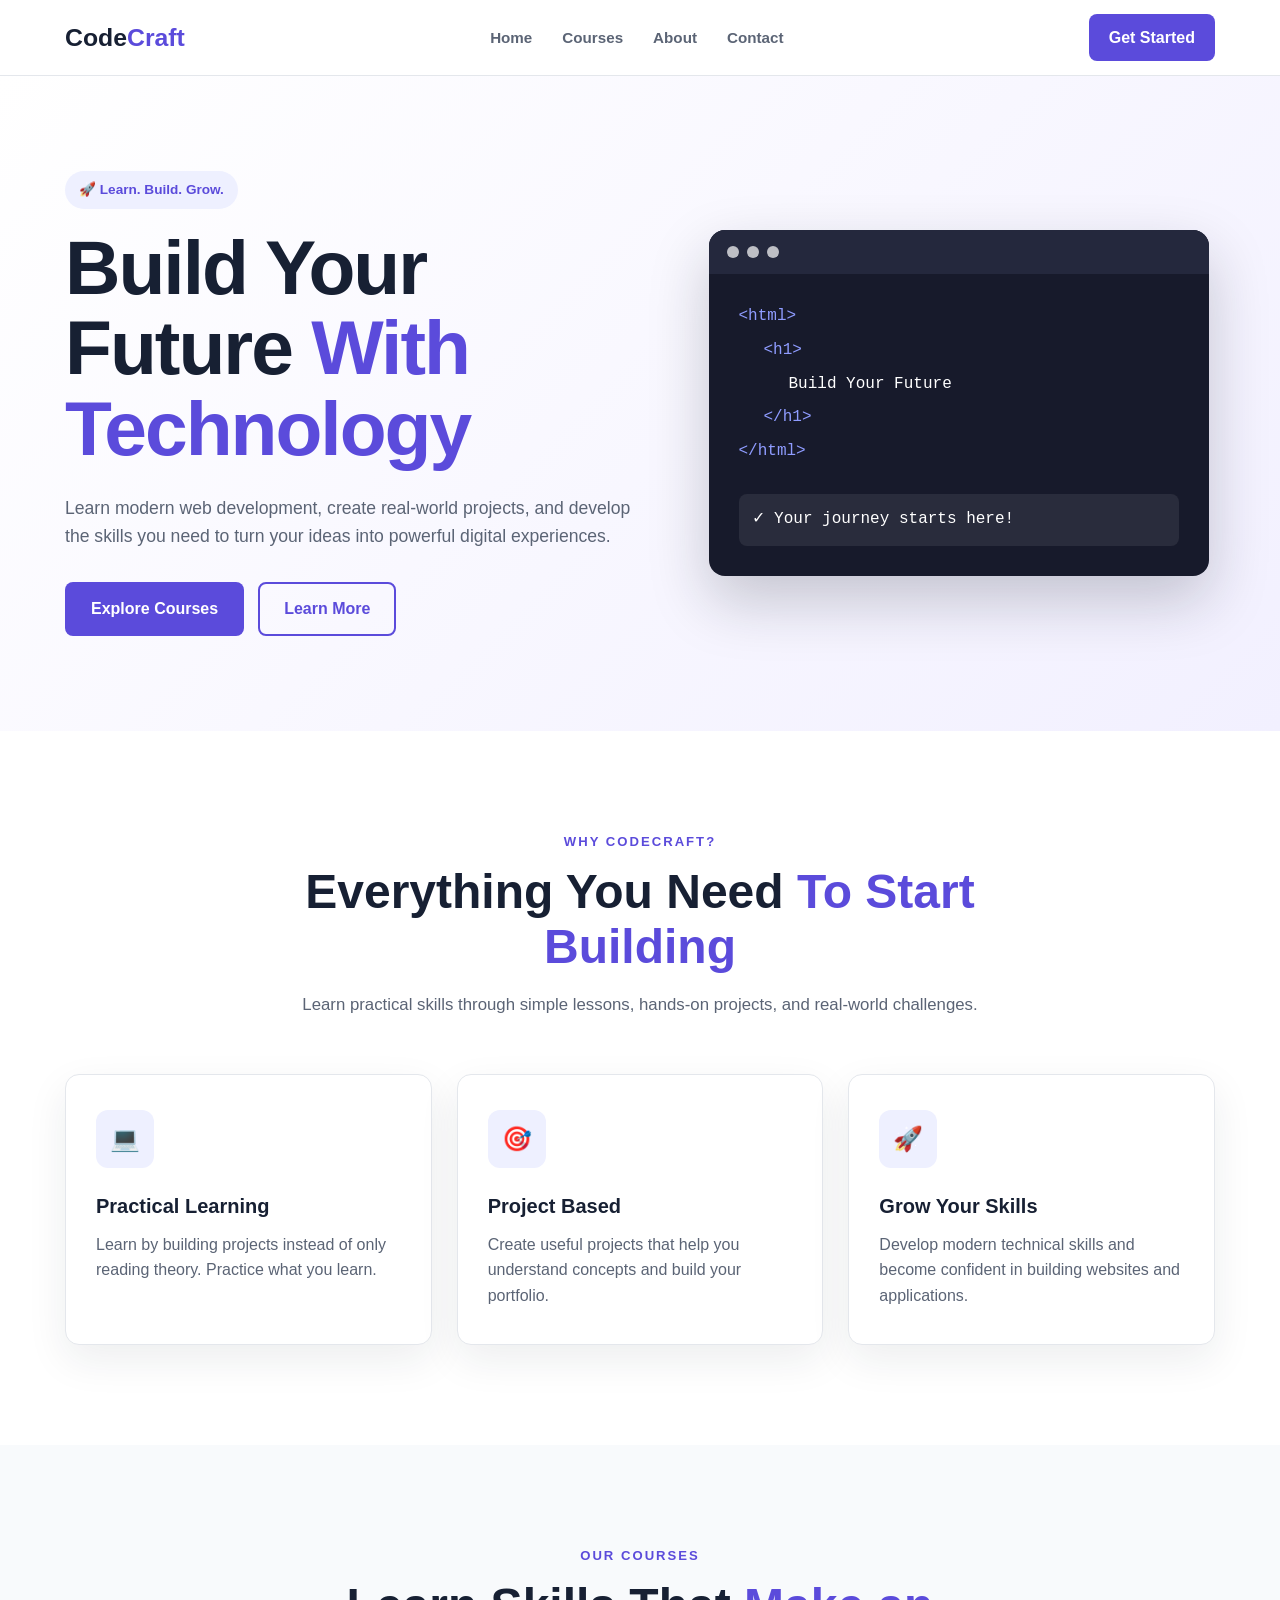
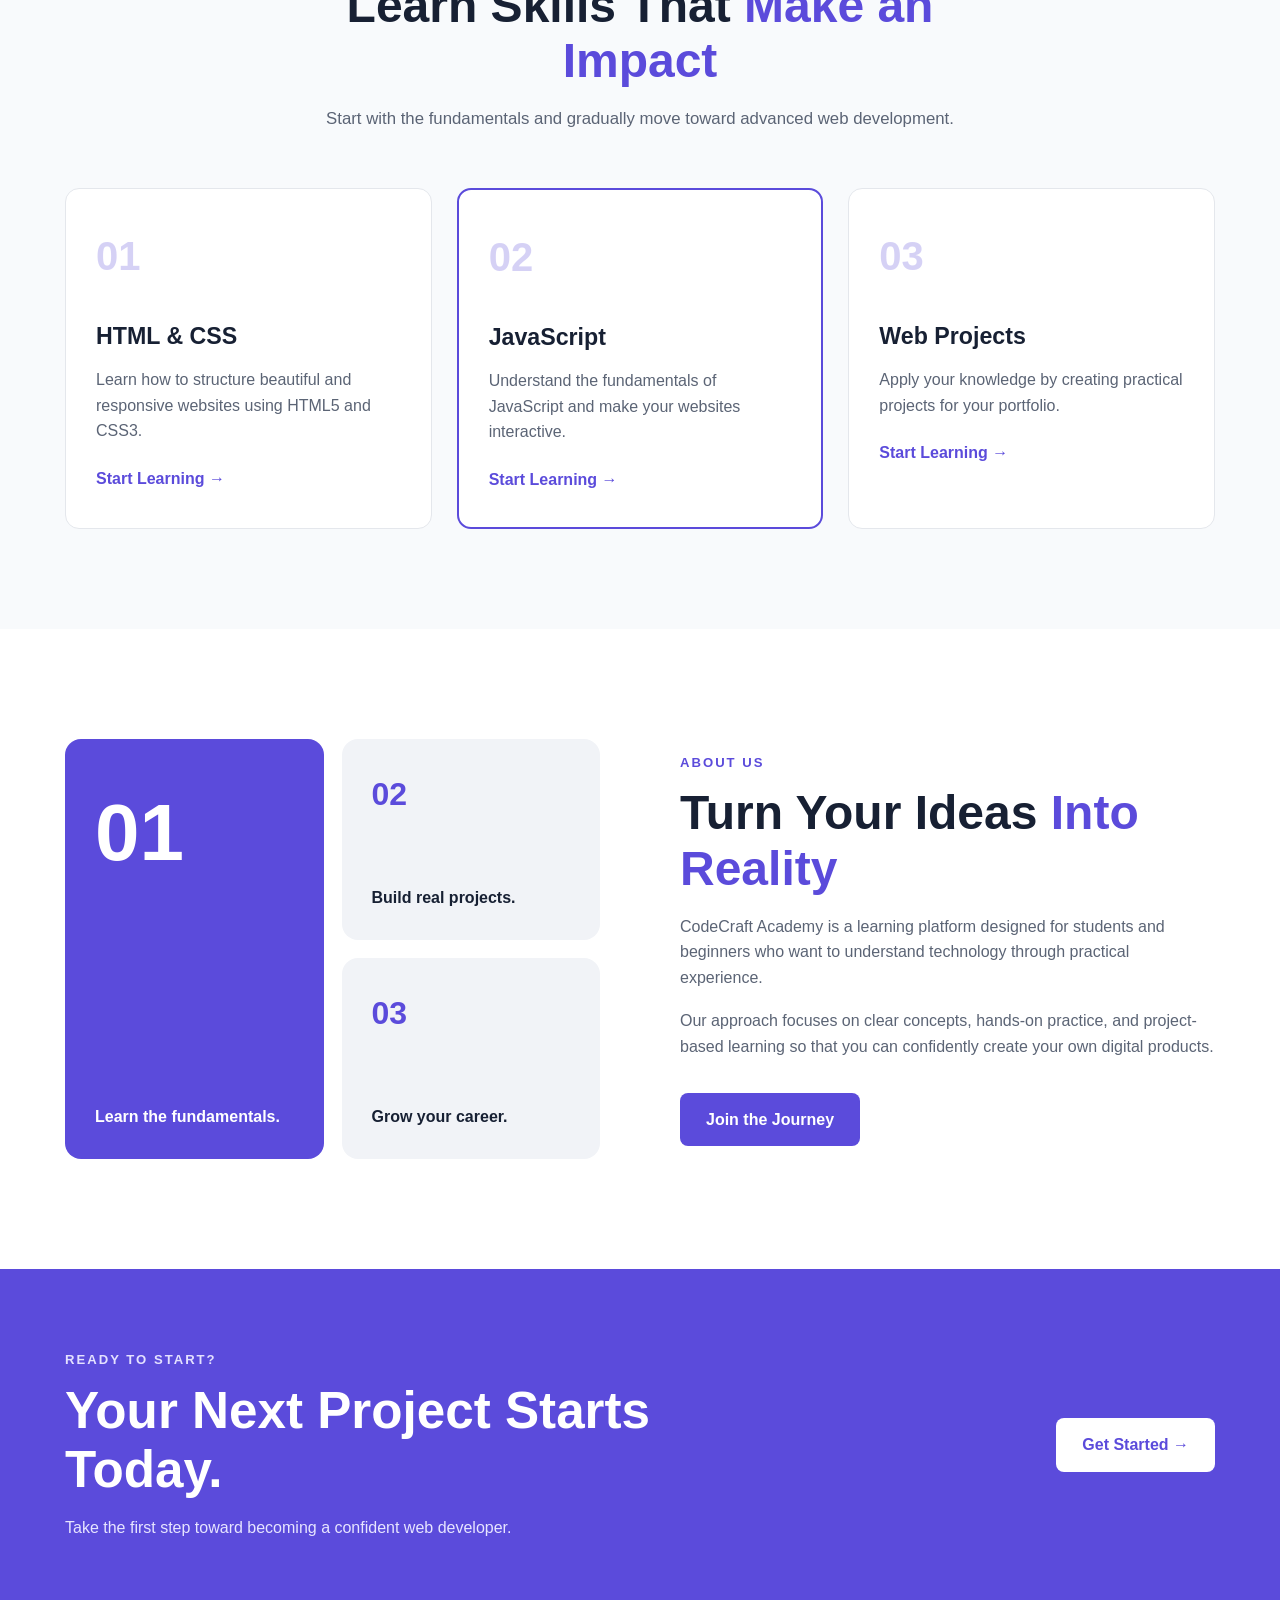
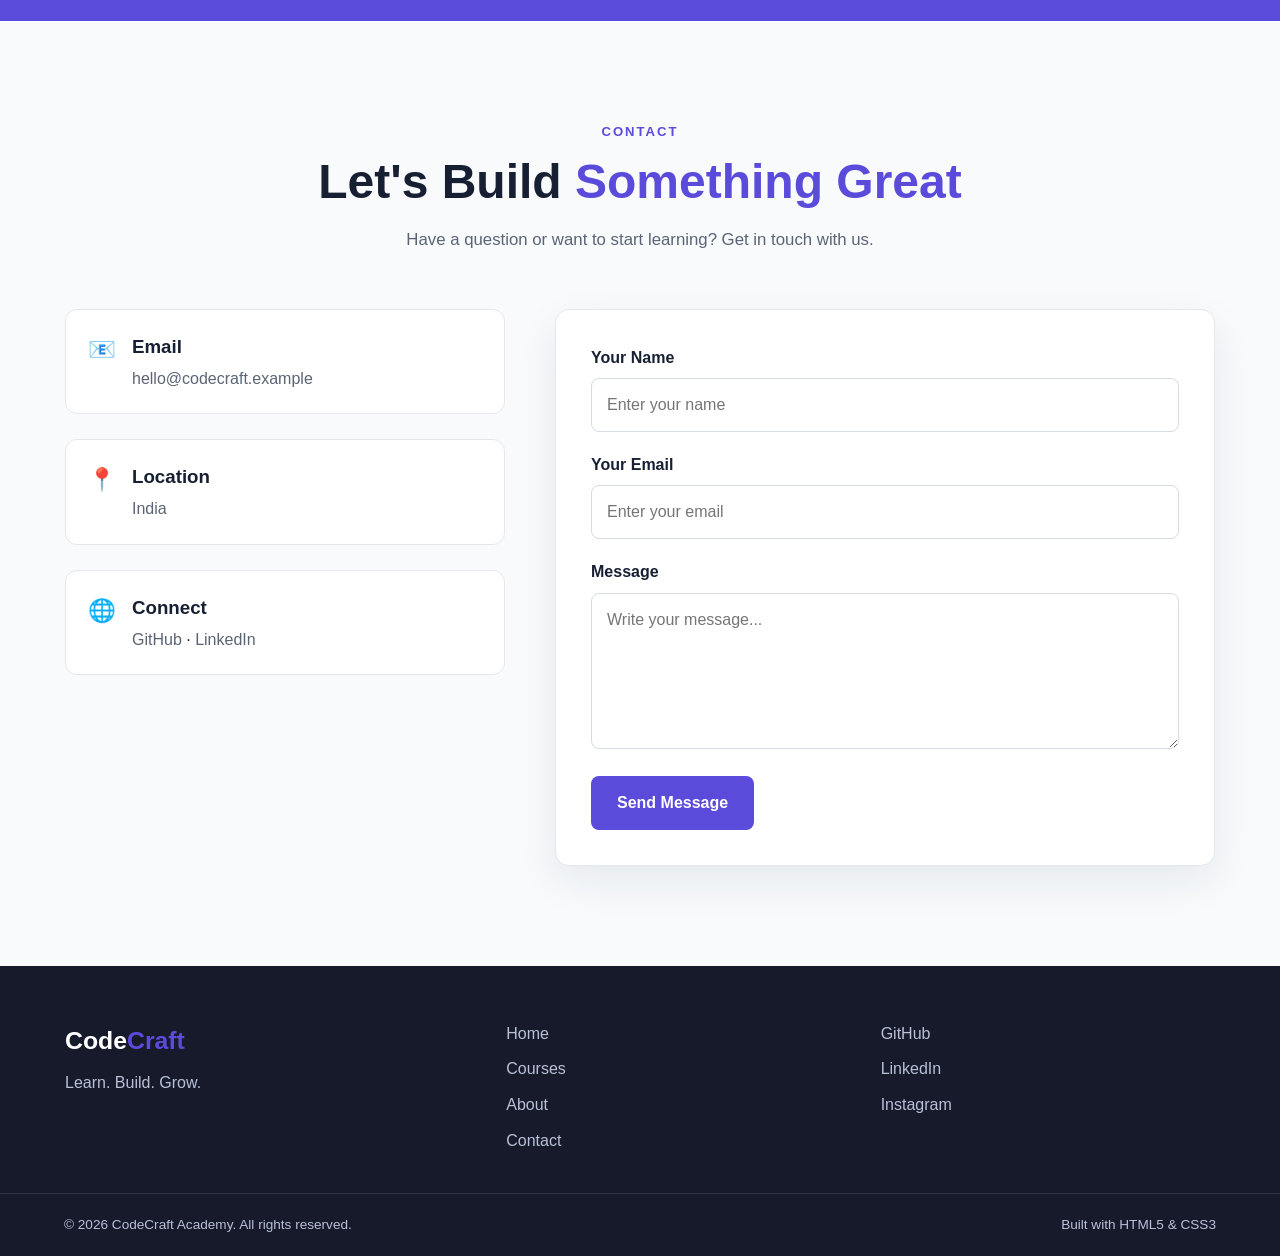
<file: WebDev-L1-LandingPage/index.html>
<!DOCTYPE html>
<html lang="en">
<head>
    <meta charset="UTF-8">
    <meta name="viewport" content="width=device-width, initial-scale=1.0">

    <meta name="description"
          content="CodeCraft Academy - Learn modern web development and build real-world projects.">

    <title>CodeCraft Academy | Learn. Build. Grow.</title>

    <link rel="stylesheet" href="style.css">
</head>

<body>

    <!-- ==================== NAVBAR ==================== -->
    <header class="header">
        <nav class="navbar container">

            <a href="#home" class="logo">
                Code<span>Craft</span>
            </a>

            <ul class="nav-links">
                <li><a href="#home">Home</a></li>
                <li><a href="#courses">Courses</a></li>
                <li><a href="#about">About</a></li>
                <li><a href="#contact">Contact</a></li>
            </ul>

            <a href="#courses" class="nav-btn">Get Started</a>

        </nav>
    </header>


    <!-- ==================== HERO SECTION ==================== -->
    <main>

        <section id="home" class="hero">

            <div class="container hero-content">

                <div class="hero-text">

                    <p class="hero-tag">🚀 Learn. Build. Grow.</p>

                    <h1>
                        Build Your Future
                        <span>With Technology</span>
                    </h1>

                    <p class="hero-description">
                        Learn modern web development, create real-world projects,
                        and develop the skills you need to turn your ideas into
                        powerful digital experiences.
                    </p>

                    <div class="hero-buttons">
                        <a href="#courses" class="btn primary-btn">
                            Explore Courses
                        </a>

                        <a href="#about" class="btn secondary-btn">
                            Learn More
                        </a>
                    </div>

                </div>

                <div class="hero-card">

                    <div class="code-window">

                        <div class="window-header">
                            <span></span>
                            <span></span>
                            <span></span>
                        </div>

                        <div class="code-content">
                            <p><span class="code-blue">&lt;html&gt;</span></p>
                            <p class="indent">
                                <span class="code-blue">&lt;h1&gt;</span>
                            </p>

                            <p class="indent-2 code-white">
                                Build Your Future
                            </p>

                            <p class="indent">
                                <span class="code-blue">&lt;/h1&gt;</span>
                            </p>

                            <p>
                                <span class="code-blue">&lt;/html&gt;</span>
                            </p>

                            <div class="success-message">
                                ✓ Your journey starts here!
                            </div>
                        </div>

                    </div>

                </div>

            </div>

        </section>


        <!-- ==================== FEATURES SECTION ==================== -->
        <section class="features">

            <div class="container">

                <div class="section-heading">
                    <p class="section-tag">WHY CODECRAFT?</p>

                    <h2>
                        Everything You Need
                        <span>To Start Building</span>
                    </h2>

                    <p>
                        Learn practical skills through simple lessons,
                        hands-on projects, and real-world challenges.
                    </p>
                </div>


                <div class="feature-grid">

                    <article class="feature-card">

                        <div class="feature-icon">💻</div>

                        <h3>Practical Learning</h3>

                        <p>
                            Learn by building projects instead of only
                            reading theory. Practice what you learn.
                        </p>

                    </article>


                    <article class="feature-card">

                        <div class="feature-icon">🎯</div>

                        <h3>Project Based</h3>

                        <p>
                            Create useful projects that help you understand
                            concepts and build your portfolio.
                        </p>

                    </article>


                    <article class="feature-card">

                        <div class="feature-icon">🚀</div>

                        <h3>Grow Your Skills</h3>

                        <p>
                            Develop modern technical skills and become
                            confident in building websites and applications.
                        </p>

                    </article>

                </div>

            </div>

        </section>


        <!-- ==================== COURSES SECTION ==================== -->
        <section id="courses" class="courses">

            <div class="container">

                <div class="section-heading">

                    <p class="section-tag">OUR COURSES</p>

                    <h2>
                        Learn Skills That
                        <span>Make an Impact</span>
                    </h2>

                    <p>
                        Start with the fundamentals and gradually move
                        toward advanced web development.
                    </p>

                </div>


                <div class="course-grid">

                    <article class="course-card">

                        <div class="course-number">01</div>

                        <h3>HTML & CSS</h3>

                        <p>
                            Learn how to structure beautiful and responsive
                            websites using HTML5 and CSS3.
                        </p>

                        <a href="#contact">Start Learning →</a>

                    </article>


                    <article class="course-card featured-course">

                        <div class="course-number">02</div>

                        <h3>JavaScript</h3>

                        <p>
                            Understand the fundamentals of JavaScript and
                            make your websites interactive.
                        </p>

                        <a href="#contact">Start Learning →</a>

                    </article>


                    <article class="course-card">

                        <div class="course-number">03</div>

                        <h3>Web Projects</h3>

                        <p>
                            Apply your knowledge by creating practical
                            projects for your portfolio.
                        </p>

                        <a href="#contact">Start Learning →</a>

                    </article>

                </div>

            </div>

        </section>


        <!-- ==================== ABOUT SECTION ==================== -->
        <section id="about" class="about">

            <div class="container about-content">

                <div class="about-visual">

                    <div class="about-box">
                        <span class="big-number">01</span>

                        <p>
                            Learn the fundamentals.
                        </p>
                    </div>

                    <div class="about-box small-box">
                        <span>02</span>
                        <p>Build real projects.</p>
                    </div>

                    <div class="about-box small-box">
                        <span>03</span>
                        <p>Grow your career.</p>
                    </div>

                </div>


                <div class="about-text">

                    <p class="section-tag">ABOUT US</p>

                    <h2>
                        Turn Your Ideas
                        <span>Into Reality</span>
                    </h2>

                    <p>
                        CodeCraft Academy is a learning platform designed
                        for students and beginners who want to understand
                        technology through practical experience.
                    </p>

                    <p>
                        Our approach focuses on clear concepts, hands-on
                        practice, and project-based learning so that you
                        can confidently create your own digital products.
                    </p>

                    <a href="#contact" class="btn primary-btn">
                        Join the Journey
                    </a>

                </div>

            </div>

        </section>


        <!-- ==================== CTA SECTION ==================== -->
        <section class="cta">

            <div class="container cta-content">

                <div>
                    <p class="section-tag">READY TO START?</p>

                    <h2>
                        Your Next Project
                        <span>Starts Today.</span>
                    </h2>

                    <p>
                        Take the first step toward becoming a confident
                        web developer.
                    </p>
                </div>

                <a href="#contact" class="btn light-btn">
                    Get Started →
                </a>

            </div>

        </section>


        <!-- ==================== CONTACT SECTION ==================== -->
        <section id="contact" class="contact">

            <div class="container">

                <div class="section-heading">

                    <p class="section-tag">CONTACT</p>

                    <h2>
                        Let's Build
                        <span>Something Great</span>
                    </h2>

                    <p>
                        Have a question or want to start learning?
                        Get in touch with us.
                    </p>

                </div>


                <div class="contact-grid">

                    <div class="contact-info">

                        <div class="contact-item">
                            <span>📧</span>
                            <div>
                                <h3>Email</h3>
                                <a href="mailto:hello@codecraft.example">
                                    hello@codecraft.example
                                </a>
                            </div>
                        </div>


                        <div class="contact-item">
                            <span>📍</span>
                            <div>
                                <h3>Location</h3>
                                <p>India</p>
                            </div>
                        </div>


                        <div class="contact-item">
                            <span>🌐</span>
                            <div>
                                <h3>Connect</h3>
                                <a href="#">GitHub</a>
                                <span> · </span>
                                <a href="#">LinkedIn</a>
                            </div>
                        </div>

                    </div>


                    <form class="contact-form">

                        <div class="form-group">
                            <label for="name">Your Name</label>

                            <input
                                type="text"
                                id="name"
                                name="name"
                                placeholder="Enter your name"
                            >
                        </div>


                        <div class="form-group">
                            <label for="email">Your Email</label>

                            <input
                                type="email"
                                id="email"
                                name="email"
                                placeholder="Enter your email"
                            >
                        </div>


                        <div class="form-group">
                            <label for="message">Message</label>

                            <textarea
                                id="message"
                                name="message"
                                rows="5"
                                placeholder="Write your message..."
                            ></textarea>
                        </div>


                        <button type="submit" class="btn primary-btn">
                            Send Message
                        </button>

                    </form>

                </div>

            </div>

        </section>

    </main>


    <!-- ==================== FOOTER ==================== -->
    <footer class="footer">

        <div class="container footer-content">

            <div>
                <a href="#home" class="logo footer-logo">
                    Code<span>Craft</span>
                </a>

                <p>
                    Learn. Build. Grow.
                </p>
            </div>


            <div class="footer-links">

                <a href="#home">Home</a>
                <a href="#courses">Courses</a>
                <a href="#about">About</a>
                <a href="#contact">Contact</a>

            </div>


            <div class="social-links">

                <a href="#" aria-label="GitHub">GitHub</a>
                <a href="#" aria-label="LinkedIn">LinkedIn</a>
                <a href="#" aria-label="Instagram">Instagram</a>

            </div>

        </div>


        <div class="footer-bottom">

            <p>
                © 2026 CodeCraft Academy. All rights reserved.
            </p>

            <p>
                Built with HTML5 & CSS3
            </p>

        </div>

    </footer>

</body>
</html>
</file>
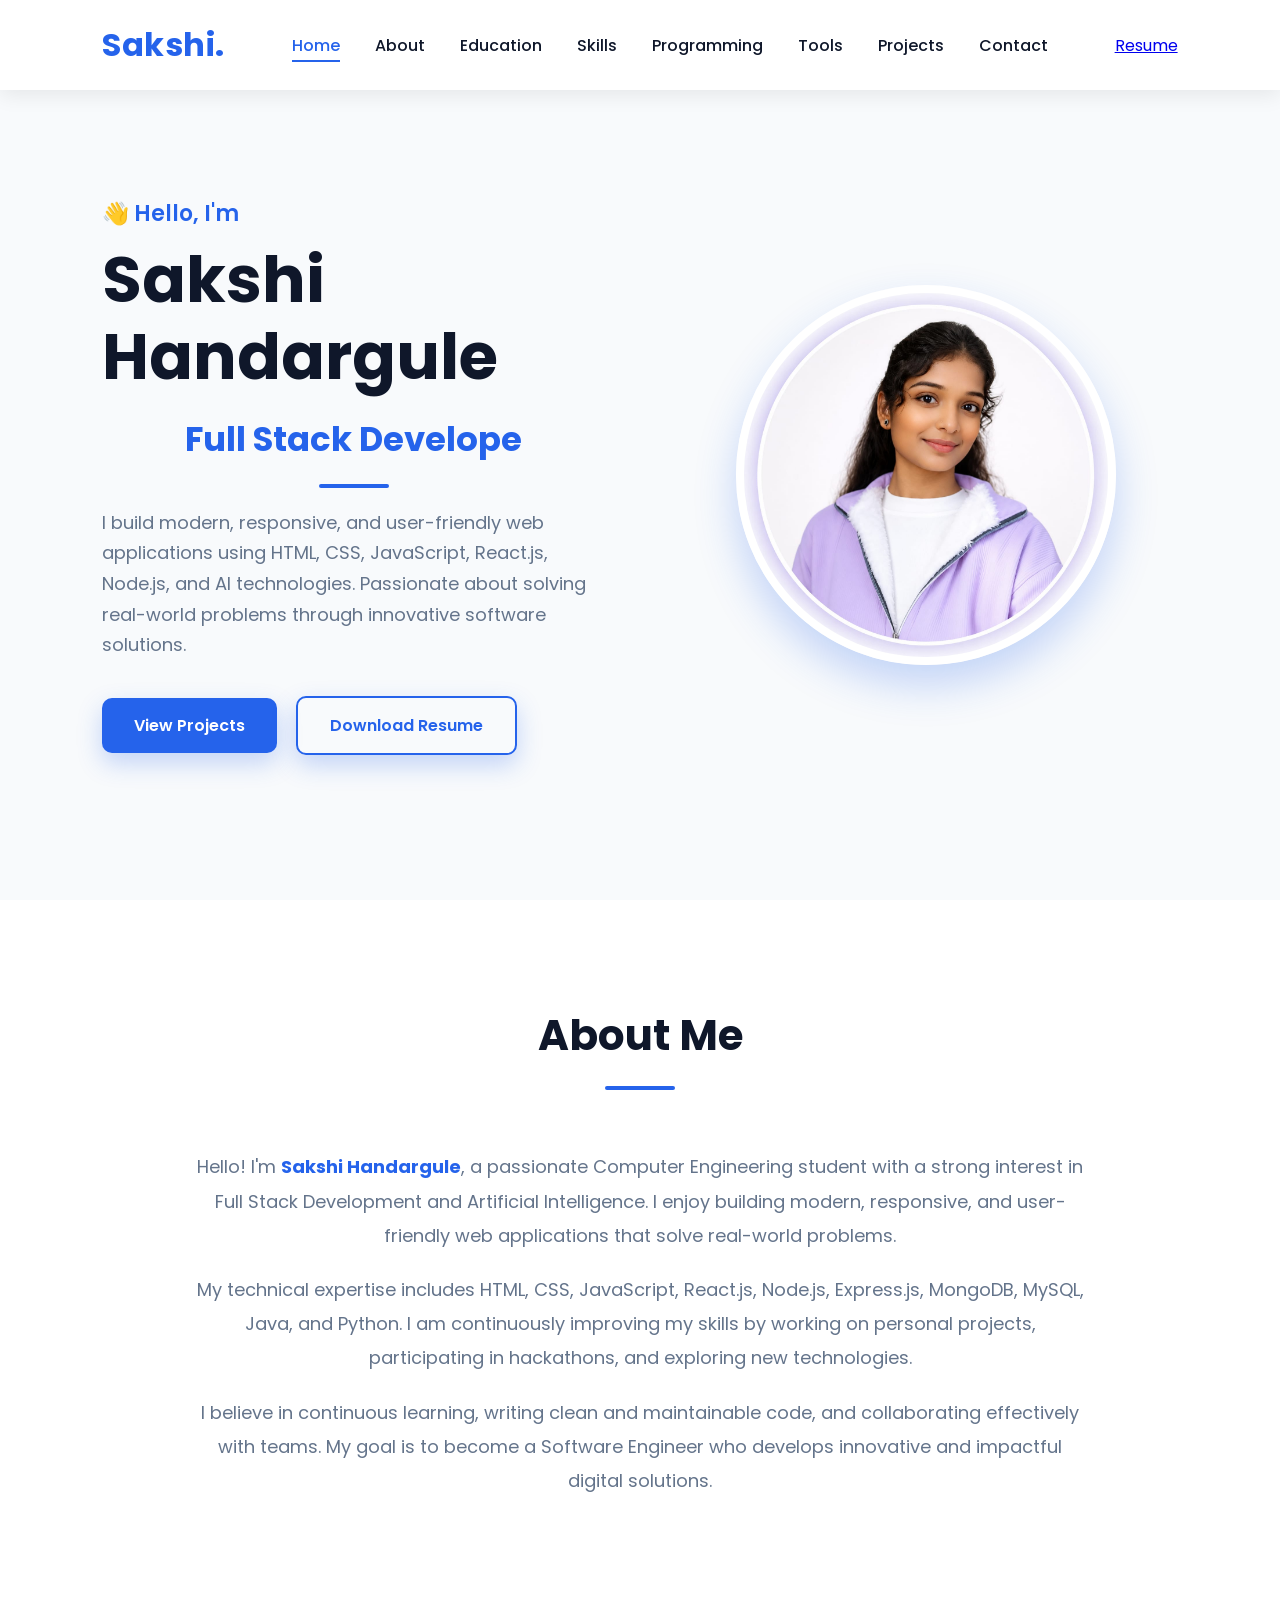
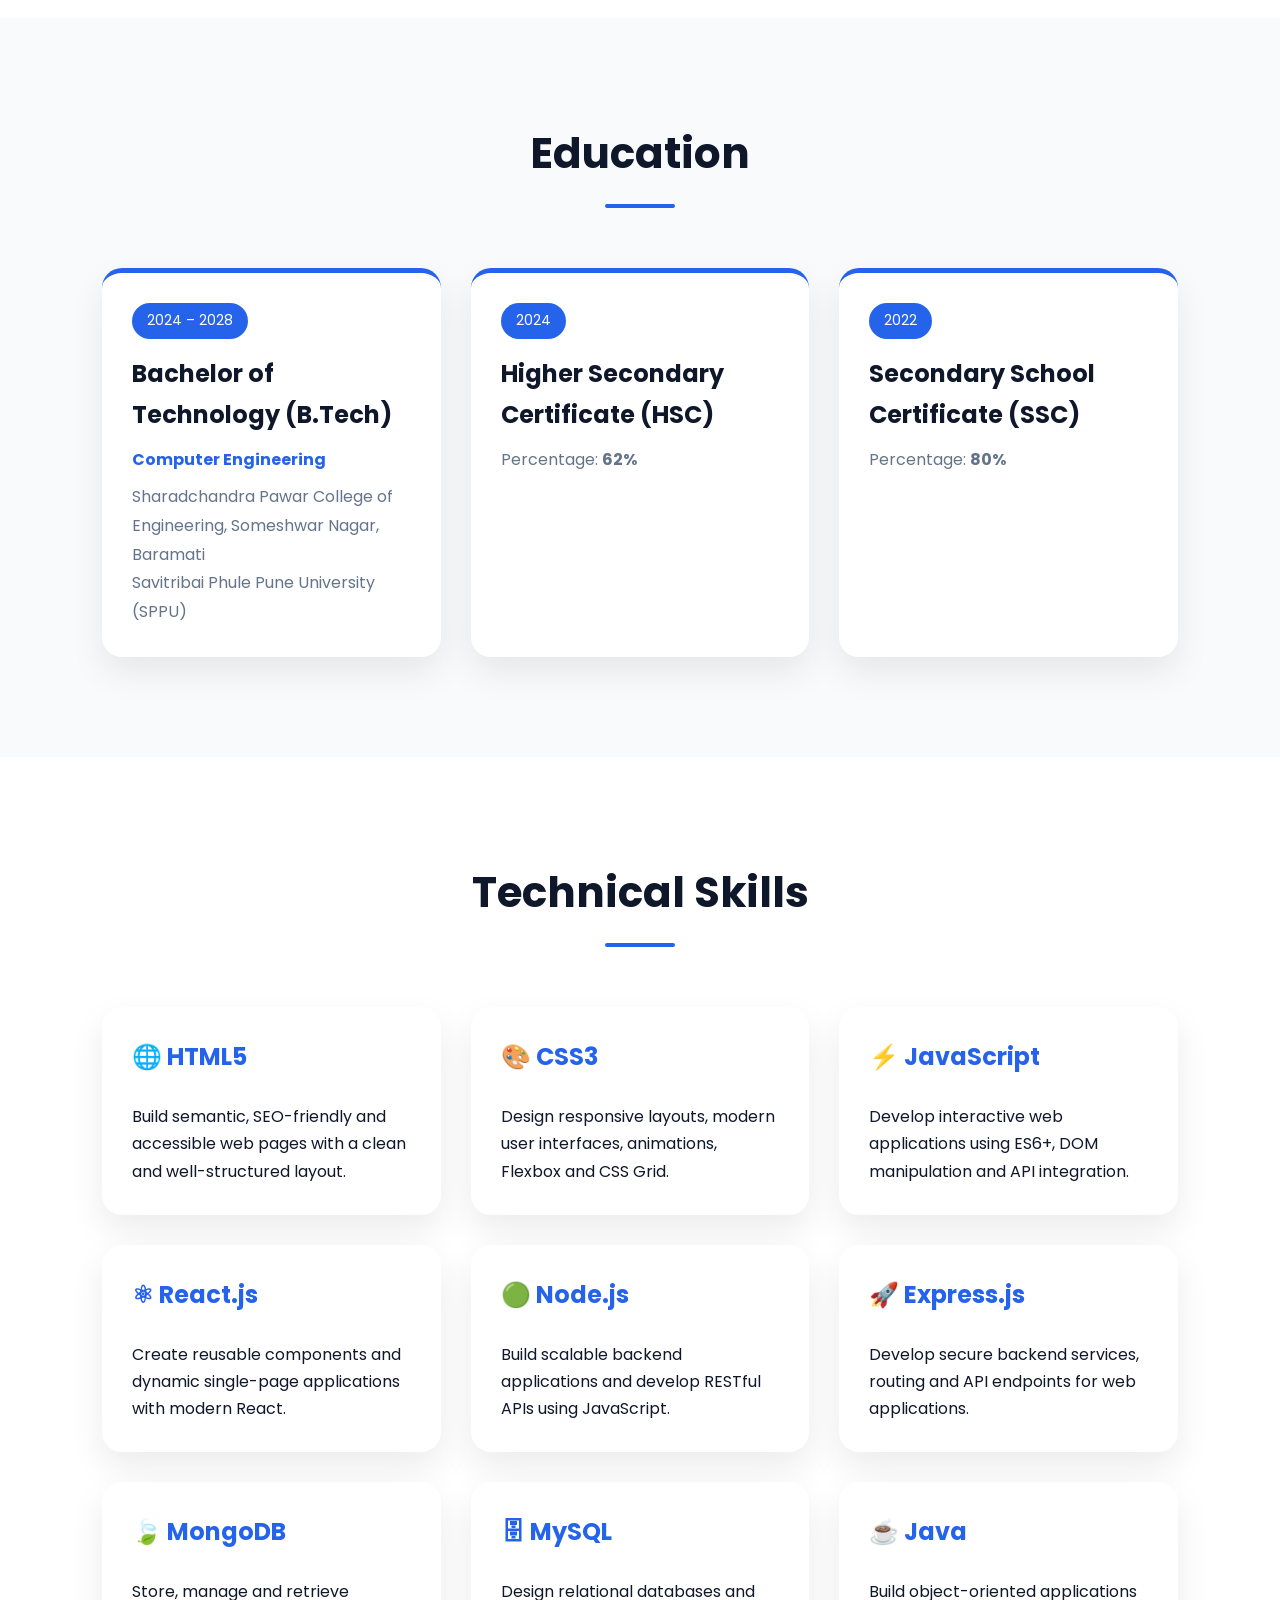
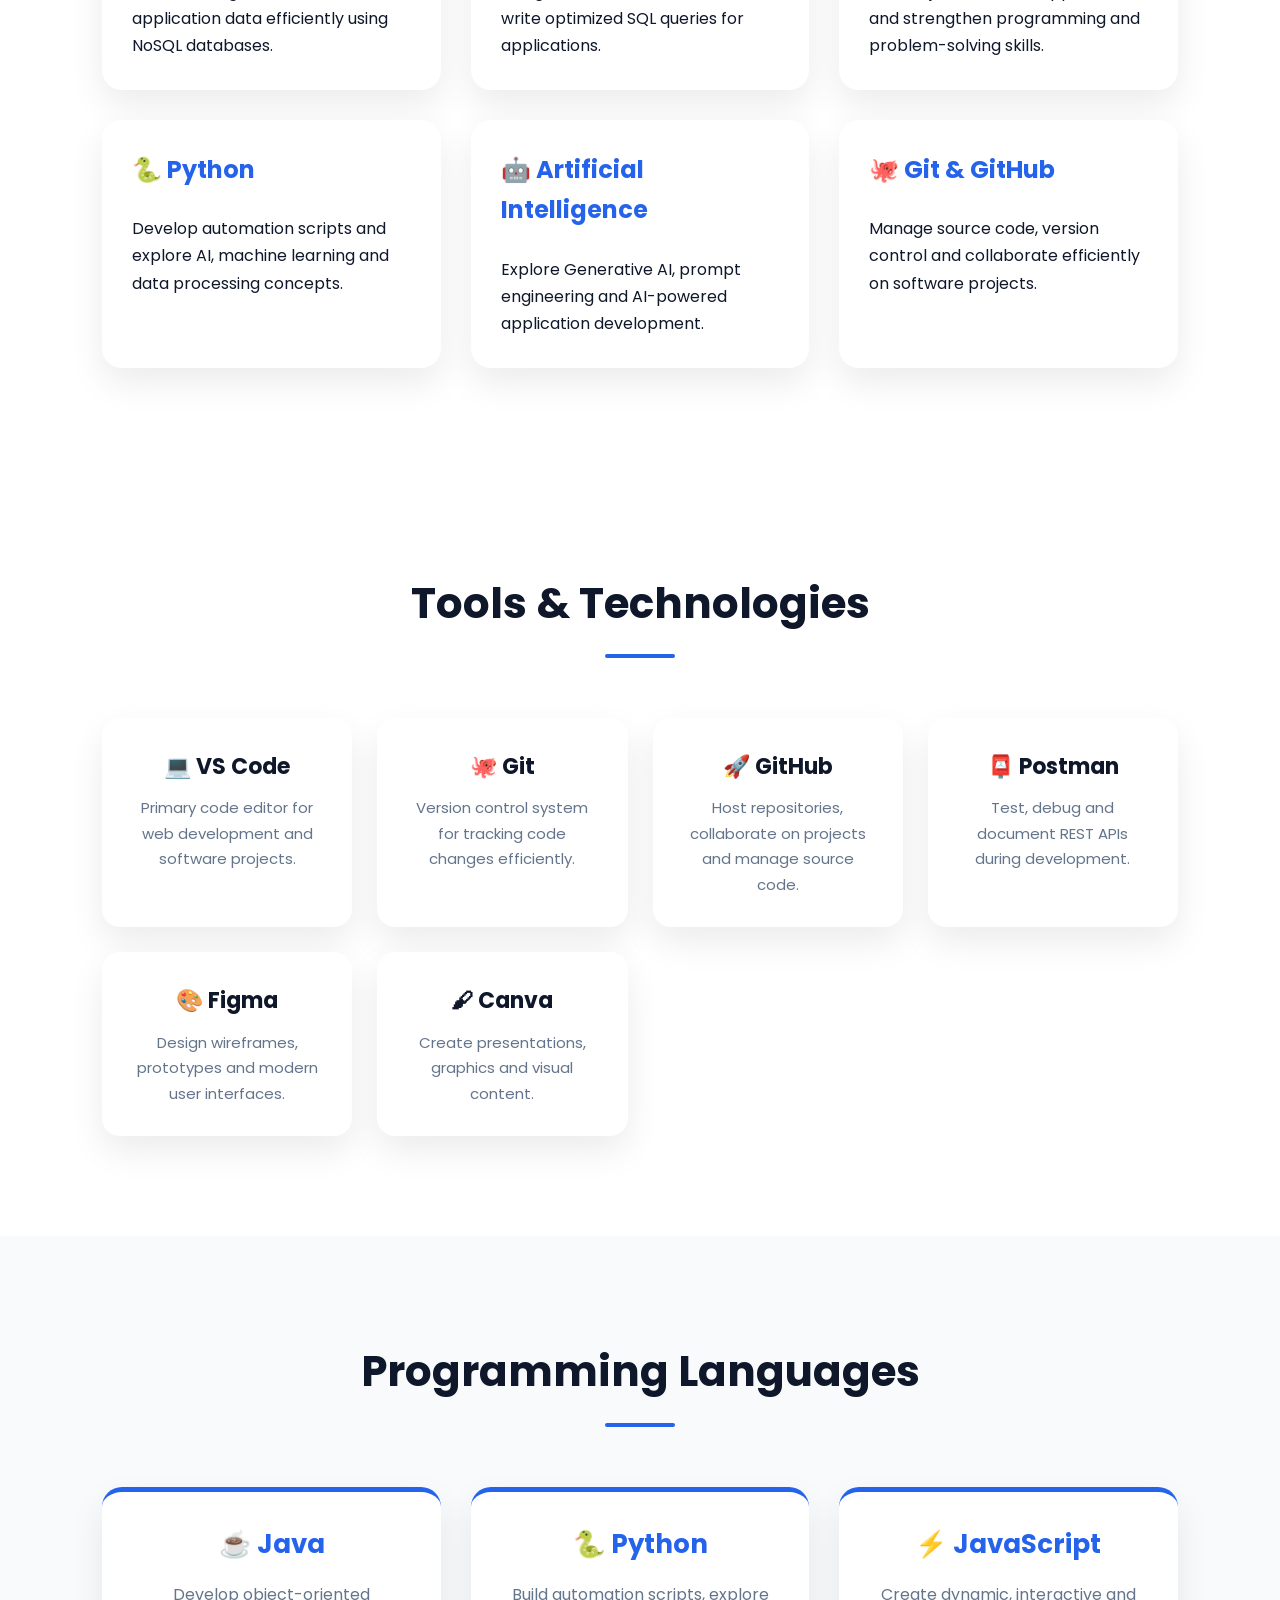
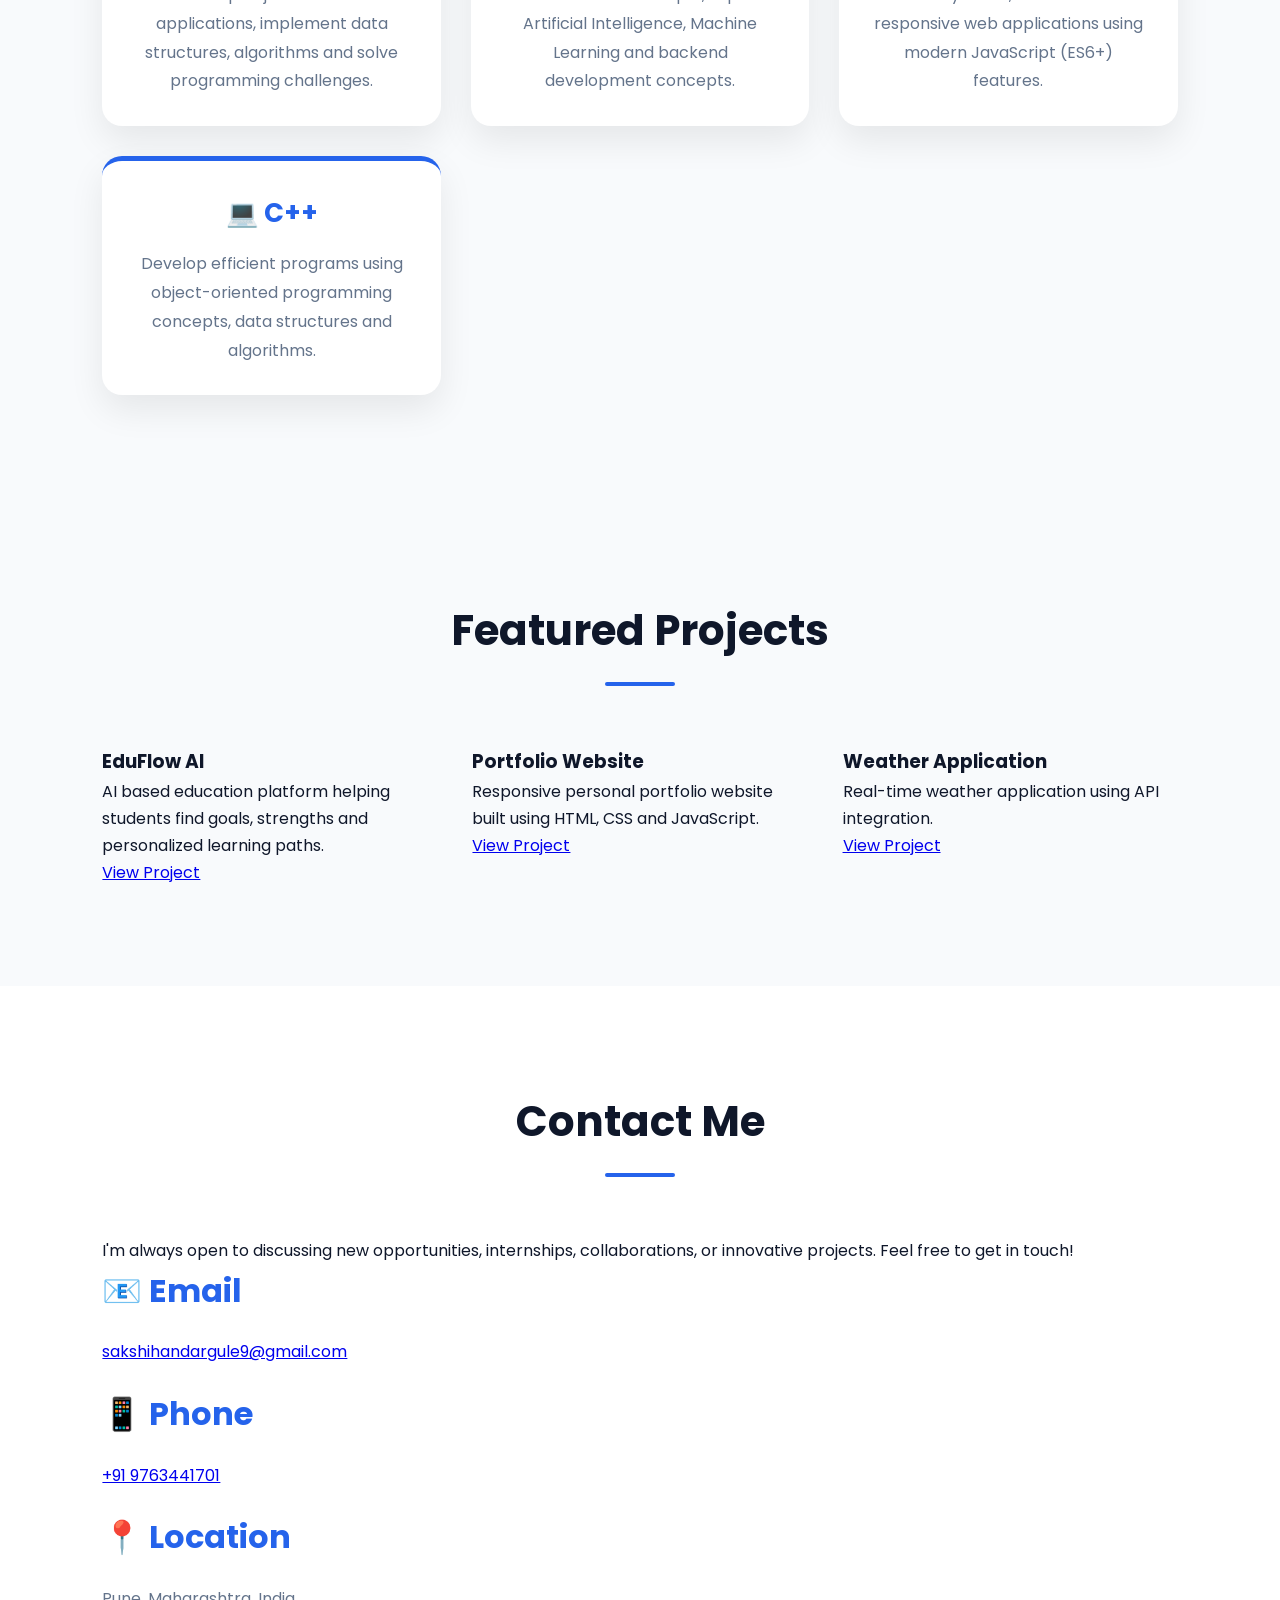
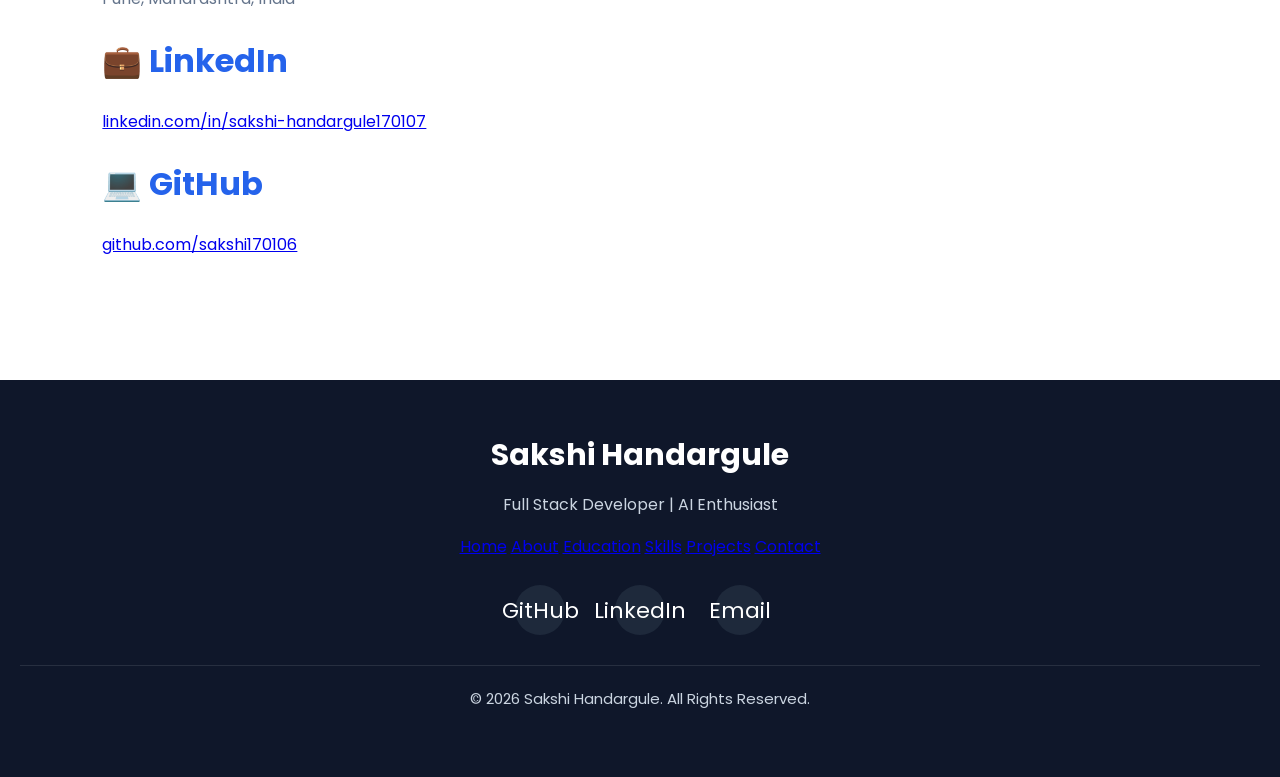
<file: WebDev-L1-PersonalPortfolio/index.html>
<!DOCTYPE html>
<html lang="en">

<head>

<meta charset="UTF-8">
<meta name="viewport" content="width=device-width, initial-scale=1.0">

<title>Sakshi Handargule | Frontend Developer</title>

<meta name="description" content="Sakshi Handargule - Computer Engineering Student and Frontend Developer skilled in HTML, CSS, JavaScript and React.">

<link rel="stylesheet" href="style.css">

<link rel="preconnect" href="https://fonts.googleapis.com">

<link href="https://fonts.googleapis.com/css2?family=Poppins:wght@300;400;500;600;700&display=swap" rel="stylesheet">


</head>


<body>


<!-- Loader -->
<div id="loader">
<div class="spinner"></div>
</div>


<!-- Scroll Progress -->
<div id="progressBar"></div>


<!--HEADER-->

<header class="header">

    <a href="#home" class="logo">Sakshi.</a>

    <nav>
        <ul>
            <li><a href="#home">Home</a></li>
            <li><a href="#about">About</a></li>
            <li><a href="#education">Education</a></li>
            <li><a href="#skills">Skills</a></li>
            <li><a href="#programming">Programming</a></li>
            <li><a href="#tools">Tools</a></li>
            <li><a href="#projects">Projects</a></li>
            <li><a href="#contact">Contact</a></li>
        </ul>
    </nav>

    <a href="assets/resume.pdf" download class="resume-btn">
        Resume
    </a>

</header>




<!-- =========================
     HOME SECTION
========================= -->

<section id="home" class="hero">

    <div class="hero-content">

        <p class="greeting">👋 Hello, I'm</p>

        <h1>Sakshi Handargule</h1>

        <h2>Full Stack Developer & AI Enthusiast</h2>

        <p class="hero-text">
            I build modern, responsive, and user-friendly web applications using
            HTML, CSS, JavaScript, React.js, Node.js, and AI technologies.
            Passionate about solving real-world problems through innovative software solutions.
        </p>

        <div class="hero-buttons">
            <a href="#projects" class="btn">View Projects</a>

            <a href="assets/resume.pdf" download class="btn btn-outline">
                Download Resume
            </a>
        </div>

    </div>

    <div class="hero-image">
        <img src="assets/photo.jpg" alt="Sakshi Handargule">
    </div>

</section>






<section id="about">

    <h2>About Me</h2>

    <div class="about-container">

        <p>
            Hello! I'm <strong>Sakshi Handargule</strong>, a passionate Computer Engineering student with a strong interest in Full Stack Development and Artificial Intelligence. I enjoy building modern, responsive, and user-friendly web applications that solve real-world problems.
        </p>

        <p>
            My technical expertise includes HTML, CSS, JavaScript, React.js, Node.js, Express.js, MongoDB, MySQL, Java, and Python. I am continuously improving my skills by working on personal projects, participating in hackathons, and exploring new technologies.
        </p>

        <p>
            I believe in continuous learning, writing clean and maintainable code, and collaborating effectively with teams. My goal is to become a Software Engineer who develops innovative and impactful digital solutions.
        </p>

    </div>

</section>

<!-- =========================
     EDUCATION SECTION
========================= -->

<section id="education">

    <h2>Education</h2>

    <div class="education-container">

        <div class="education-card">

            <span class="year">2024 – 2028</span>

            <h3>Bachelor of Technology (B.Tech)</h3>

            <h4>Computer Engineering</h4>

            <p>
                Sharadchandra Pawar College of Engineering,
                Someshwar Nagar, Baramati
            </p>

            <p>
                Savitribai Phule Pune University (SPPU)
            </p>

        </div>

        <div class="education-card">

            <span class="year">2024</span>

            <h3>Higher Secondary Certificate (HSC)</h3>

            <p>Percentage: <strong>62%</strong></p>

        </div>

        <div class="education-card">

            <span class="year">2022</span>

            <h3>Secondary School Certificate (SSC)</h3>

            <p>Percentage: <strong>80%</strong></p>

        </div>

    </div>

</section>


</div>



</section>








<!-- =========================
     SKILLS SECTION
========================= -->

<section id="skills">

    <h2>Technical Skills</h2>

    <div class="skills-container">

        <div class="skill-card">
            <h3>🌐 HTML5</h3>
            <p>
                Build semantic, SEO-friendly and accessible web pages with a clean and well-structured layout.
            </p>
        </div>

        <div class="skill-card">
            <h3>🎨 CSS3</h3>
            <p>
                Design responsive layouts, modern user interfaces, animations, Flexbox and CSS Grid.
            </p>
        </div>

        <div class="skill-card">
            <h3>⚡ JavaScript</h3>
            <p>
                Develop interactive web applications using ES6+, DOM manipulation and API integration.
            </p>
        </div>

        <div class="skill-card">
            <h3>⚛ React.js</h3>
            <p>
                Create reusable components and dynamic single-page applications with modern React.
            </p>
        </div>

        <div class="skill-card">
            <h3>🟢 Node.js</h3>
            <p>
                Build scalable backend applications and develop RESTful APIs using JavaScript.
            </p>
        </div>

        <div class="skill-card">
            <h3>🚀 Express.js</h3>
            <p>
                Develop secure backend services, routing and API endpoints for web applications.
            </p>
        </div>

        <div class="skill-card">
            <h3>🍃 MongoDB</h3>
            <p>
                Store, manage and retrieve application data efficiently using NoSQL databases.
            </p>
        </div>

        <div class="skill-card">
            <h3>🗄 MySQL</h3>
            <p>
                Design relational databases and write optimized SQL queries for applications.
            </p>
        </div>

        <div class="skill-card">
            <h3>☕ Java</h3>
            <p>
                Build object-oriented applications and strengthen programming and problem-solving skills.
            </p>
        </div>

        <div class="skill-card">
            <h3>🐍 Python</h3>
            <p>
                Develop automation scripts and explore AI, machine learning and data processing concepts.
            </p>
        </div>

        <div class="skill-card">
            <h3>🤖 Artificial Intelligence</h3>
            <p>
                Explore Generative AI, prompt engineering and AI-powered application development.
            </p>
        </div>

        <div class="skill-card">
            <h3>🐙 Git & GitHub</h3>
            <p>
                Manage source code, version control and collaborate efficiently on software projects.
            </p>
        </div>

    </div>

</section>



<!-- =========================
     TOOLS SECTION
========================= -->

<section id="tools">

    <h2>Tools & Technologies</h2>

    <div class="tools-container">

        <div class="tool-card">
            <h3>💻 VS Code</h3>
            <p>Primary code editor for web development and software projects.</p>
        </div>

        <div class="tool-card">
            <h3>🐙 Git</h3>
            <p>Version control system for tracking code changes efficiently.</p>
        </div>

        <div class="tool-card">
            <h3>🚀 GitHub</h3>
            <p>Host repositories, collaborate on projects and manage source code.</p>
        </div>

        <div class="tool-card">
            <h3>📮 Postman</h3>
            <p>Test, debug and document REST APIs during development.</p>
        </div>

        <div class="tool-card">
            <h3>🎨 Figma</h3>
            <p>Design wireframes, prototypes and modern user interfaces.</p>
        </div>

        <div class="tool-card">
            <h3>🖌 Canva</h3>
            <p>Create presentations, graphics and visual content.</p>
        </div>

    </div>

</section>


<!-- =========================
     PROGRAMMING LANGUAGES
========================= -->

<section id="programming">

    <h2>Programming Languages</h2>

    <div class="programming-container">

        <div class="program-card">
            <h3>☕ Java</h3>
            <p>
                Develop object-oriented applications, implement data structures,
                algorithms and solve programming challenges.
            </p>
        </div>

        <div class="program-card">
            <h3>🐍 Python</h3>
            <p>
                Build automation scripts, explore Artificial Intelligence,
                Machine Learning and backend development concepts.
            </p>
        </div>

        <div class="program-card">
            <h3>⚡ JavaScript</h3>
            <p>
                Create dynamic, interactive and responsive web applications
                using modern JavaScript (ES6+) features.
            </p>
        </div>

        <div class="program-card">
            <h3>💻 C++</h3>
            <p>
                Develop efficient programs using object-oriented programming concepts, data structures and algorithms.
            </p>
        </div>

    </div>

</section>

    </div>

</section>


</div>


</section>









<!-- Projects -->


<section id="projects">


<h2>Featured Projects</h2>



<div class="project-container">



<div class="card">


<h3>EduFlow AI</h3>

<p>

AI based education platform helping students
find goals, strengths and personalized learning paths.

</p>


<a href="#" class="project-btn">
View Project
</a>


</div>





<div class="card">


<h3>Portfolio Website</h3>


<p>

Responsive personal portfolio website built using
HTML, CSS and JavaScript.

</p>


<a href="#" class="project-btn">
View Project
</a>


</div>






<div class="card">


<h3>Weather Application</h3>


<p>

Real-time weather application using API integration.

</p>


<a href="#" class="project-btn">
View Project
</a>


</div>



</div>


</section>








<!-- =========================
     CONTACT SECTION
========================= -->

<section id="contact">

    <h2>Contact Me</h2>

    <p class="contact-text">
        I'm always open to discussing new opportunities, internships, collaborations, or innovative projects.
        Feel free to get in touch!
    </p>

    <div class="contact-container">

        <div class="contact-info">

            <div class="contact-card">
                <h3>📧 Email</h3>
                <p>
                    <a href="mailto:sakshihandargule9@gmail.com">
                        sakshihandargule9@gmail.com
                    </a>
                </p>
            </div>

            <div class="contact-card">
                <h3>📱 Phone</h3>
                <p>
                    <a href="tel:+919763441701">
                        +91 9763441701
                    </a>
                </p>
            </div>

            <div class="contact-card">
                <h3>📍 Location</h3>
                <p>Pune, Maharashtra, India</p>
            </div>

            <div class="contact-card">
                <h3>💼 LinkedIn</h3>
                <p>
                    <a href="https://www.linkedin.com/in/sakshi-handargule170107" target="_blank">
                        linkedin.com/in/sakshi-handargule170107
                    </a>
                </p>
            </div>

            <div class="contact-card">
                <h3>💻 GitHub</h3>
                <p>
                    <a href="https://github.com/sakshi170106" target="_blank">
                        github.com/sakshi170106
                    </a>
                </p>
            </div>

        </div>

    </div>

</section>







<footer>

    <h2>Sakshi Handargule</h2>

    <p>Full Stack Developer | AI Enthusiast</p>

    <div class="footer-links">
        <a href="#home">Home</a>
        <a href="#about">About</a>
        <a href="#education">Education</a>
        <a href="#skills">Skills</a>
        <a href="#projects">Projects</a>
        <a href="#contact">Contact</a>
    </div>

    <div class="social-links">
        <a href="https://github.com/sakshi170106" target="_blank">GitHub</a>
        <a href="https://www.linkedin.com/in/sakshi-handargule170107" target="_blank">LinkedIn</a>
        <a href="mailto:sakshihandargule9@gmail.com">Email</a>
    </div>

    <p class="copyright">
        © 2026 Sakshi Handargule. All Rights Reserved.
    </p>

</footer>





<script src="script.js"></script>


</body>

</html>
</file>
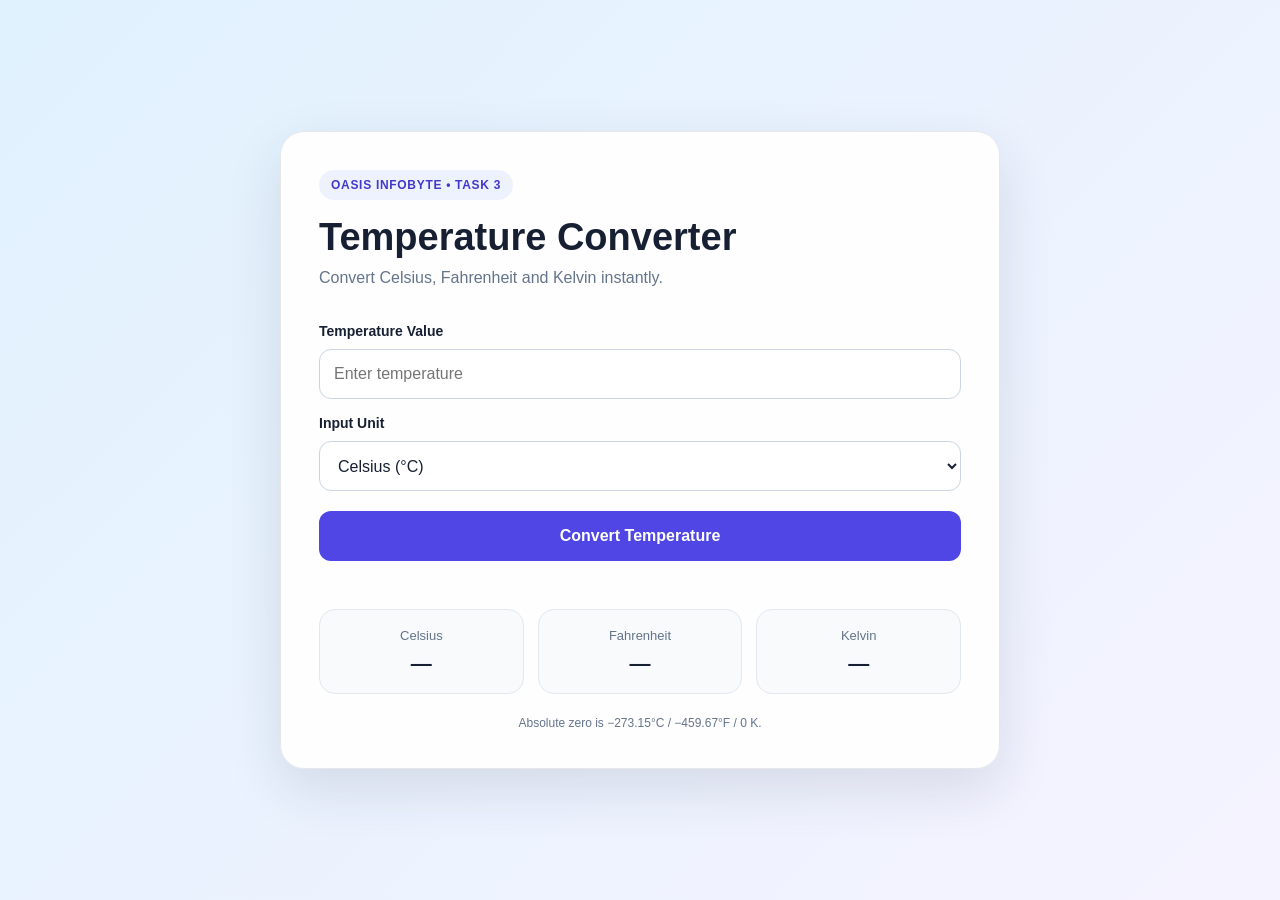
<file: WebDev-L1-TemperatureConverter/index.html>
<!DOCTYPE html>
<html lang="en">
<head>
  <meta charset="UTF-8">
  <meta name="viewport" content="width=device-width, initial-scale=1.0">
  <title>Temperature Converter | OIBSIP Task 3</title>
  <link rel="stylesheet" href="style.css">
</head>
<body>
  <main class="app">
    <section class="converter-card">
      <div class="badge">OASIS INFOBYTE • TASK 3</div>
      <h1>Temperature Converter</h1>
      <p class="subtitle">Convert Celsius, Fahrenheit and Kelvin instantly.</p>

      <form id="converterForm" novalidate>
        <label for="temperature">Temperature Value</label>
        <input
          id="temperature"
          type="number"
          step="any"
          placeholder="Enter temperature"
          autocomplete="off"
        >

        <label for="unit">Input Unit</label>
        <select id="unit">
          <option value="C">Celsius (°C)</option>
          <option value="F">Fahrenheit (°F)</option>
          <option value="K">Kelvin (K)</option>
        </select>

        <button type="submit">Convert Temperature</button>
      </form>

      <div id="message" class="message" role="alert"></div>

      <div id="results" class="results" aria-live="polite">
        <div class="result-card">
          <span>Celsius</span>
          <strong id="celsiusResult">—</strong>
        </div>
        <div class="result-card">
          <span>Fahrenheit</span>
          <strong id="fahrenheitResult">—</strong>
        </div>
        <div class="result-card">
          <span>Kelvin</span>
          <strong id="kelvinResult">—</strong>
        </div>
      </div>

      <p class="note">Absolute zero is −273.15°C / −459.67°F / 0 K.</p>
    </section>
  </main>
  <script src="script.js"></script>
</body>
</html>
</file>
<file: WebDev-L1-LandingPage/style.css>
/* =====================================================
   CODECRAFT ACADEMY — LANDING PAGE
   Oasis Infobyte Web Development — Level 1 Task 1
   ===================================================== */


/* ==================== RESET ==================== */

* {
    margin: 0;
    padding: 0;
    box-sizing: border-box;
}

html {
    scroll-behavior: smooth;
}

body {
    font-family: Arial, Helvetica, sans-serif;
    background: #f8fafc;
    color: #172033;
    line-height: 1.6;
}

a {
    text-decoration: none;
    color: inherit;
}

img {
    max-width: 100%;
    display: block;
}

button,
input,
textarea {
    font: inherit;
}


/* ==================== VARIABLES ==================== */

:root {
    --primary: #5b4bdb;
    --primary-dark: #4435b8;
    --secondary: #7c3aed;

    --dark: #172033;
    --text: #5b6475;
    --light-text: #7b8494;

    --white: #ffffff;
    --background: #f8fafc;
    --light-bg: #eef0ff;

    --border: #e4e7ec;

    --shadow: 0 15px 40px rgba(23, 32, 51, 0.08);

    --container: 1150px;
}


/* ==================== COMMON ==================== */

.container {
    width: min(90%, var(--container));
    margin: 0 auto;
}

section {
    scroll-margin-top: 80px;
}

.section-heading {
    max-width: 700px;
    margin: 0 auto 55px;
    text-align: center;
}

.section-tag {
    color: var(--primary);
    font-size: 0.82rem;
    font-weight: 800;
    letter-spacing: 2px;
    margin-bottom: 12px;
}

.section-heading h2,
.about-text h2 {
    font-size: clamp(2rem, 4vw, 3rem);
    line-height: 1.15;
    margin-bottom: 18px;
    color: var(--dark);
}

.section-heading h2 span,
.about-text h2 span,
.hero-text h1 span,
.cta h2 span {
    color: var(--primary);
}

.section-heading > p:last-child {
    color: var(--text);
    font-size: 1.05rem;
}


/* ==================== HEADER ==================== */

.header {
    position: sticky;
    top: 0;
    z-index: 1000;
    background: rgba(255, 255, 255, 0.96);
    border-bottom: 1px solid var(--border);
    backdrop-filter: blur(10px);
}

.navbar {
    min-height: 75px;
    display: flex;
    align-items: center;
    justify-content: space-between;
    gap: 25px;
}

.logo {
    font-size: 1.55rem;
    font-weight: 900;
    color: var(--dark);
}

.logo span {
    color: var(--primary);
}

.nav-links {
    display: flex;
    align-items: center;
    gap: 30px;
    list-style: none;
}

.nav-links a {
    color: var(--text);
    font-size: 0.95rem;
    font-weight: 600;
    transition: color 0.25s ease;
}

.nav-links a:hover {
    color: var(--primary);
}

.nav-btn {
    padding: 11px 20px;
    border-radius: 8px;
    background: var(--primary);
    color: var(--white);
    font-weight: 700;
    transition: 0.25s ease;
}

.nav-btn:hover {
    background: var(--primary-dark);
    transform: translateY(-2px);
}


/* ==================== BUTTONS ==================== */

.btn {
    display: inline-flex;
    align-items: center;
    justify-content: center;
    min-height: 48px;
    padding: 12px 24px;
    border-radius: 8px;
    font-weight: 700;
    border: 2px solid transparent;
    transition: 0.25s ease;
}

.primary-btn {
    background: var(--primary);
    color: var(--white);
}

.primary-btn:hover {
    background: var(--primary-dark);
    transform: translateY(-2px);
    box-shadow: 0 10px 25px rgba(91, 75, 219, 0.25);
}

.secondary-btn {
    background: transparent;
    color: var(--primary);
    border-color: var(--primary);
}

.secondary-btn:hover {
    background: var(--light-bg);
    transform: translateY(-2px);
}

.light-btn {
    background: var(--white);
    color: var(--primary);
}

.light-btn:hover {
    transform: translateY(-2px);
    box-shadow: 0 10px 25px rgba(0, 0, 0, 0.15);
}


/* ==================== HERO ==================== */

.hero {
    padding: 95px 0;
    background:
        linear-gradient(
            135deg,
            #ffffff 0%,
            #f2f0ff 100%
        );
}

.hero-content {
    display: grid;
    grid-template-columns: 1.05fr 0.95fr;
    align-items: center;
    gap: 70px;
}

.hero-tag {
    display: inline-block;
    margin-bottom: 18px;
    padding: 8px 14px;
    border-radius: 50px;
    background: var(--light-bg);
    color: var(--primary);
    font-size: 0.85rem;
    font-weight: 700;
}

.hero-text h1 {
    max-width: 650px;
    font-size: clamp(2.7rem, 6vw, 4.8rem);
    line-height: 1.05;
    letter-spacing: -2px;
    margin-bottom: 25px;
}

.hero-description {
    max-width: 600px;
    color: var(--text);
    font-size: 1.1rem;
    margin-bottom: 32px;
}

.hero-buttons {
    display: flex;
    flex-wrap: wrap;
    gap: 14px;
}


/* ==================== CODE CARD ==================== */

.hero-card {
    display: flex;
    justify-content: center;
}

.code-window {
    width: 100%;
    max-width: 500px;
    overflow: hidden;
    border-radius: 16px;
    background: #171a2b;
    box-shadow: 0 25px 60px rgba(23, 26, 43, 0.22);
}

.window-header {
    display: flex;
    gap: 8px;
    padding: 16px 18px;
    background: #24283d;
}

.window-header span {
    width: 12px;
    height: 12px;
    border-radius: 50%;
    background: #ffffff;
    opacity: 0.7;
}

.code-content {
    padding: 30px;
    min-height: 290px;
    color: #b8c1d9;
    font-family: "Courier New", monospace;
    font-size: 1rem;
}

.code-content p {
    margin-bottom: 8px;
}

.code-blue {
    color: #8f9cff;
}

.code-white {
    color: #ffffff;
}

.indent {
    padding-left: 25px;
}

.indent-2 {
    padding-left: 50px;
}

.success-message {
    margin-top: 30px;
    padding: 13px;
    border-radius: 8px;
    background: rgba(255, 255, 255, 0.08);
    color: #ffffff;
}


/* ==================== FEATURES ==================== */

.features {
    padding: 100px 0;
    background: var(--white);
}

.feature-grid {
    display: grid;
    grid-template-columns: repeat(3, 1fr);
    gap: 25px;
}

.feature-card {
    padding: 35px 30px;
    background: var(--white);
    border: 1px solid var(--border);
    border-radius: 14px;
    box-shadow: var(--shadow);
    transition: 0.25s ease;
}

.feature-card:hover {
    transform: translateY(-6px);
    border-color: #c7c2ff;
}

.feature-icon {
    width: 58px;
    height: 58px;
    display: grid;
    place-items: center;
    margin-bottom: 22px;
    border-radius: 12px;
    background: var(--light-bg);
    font-size: 1.5rem;
}

.feature-card h3 {
    margin-bottom: 10px;
    font-size: 1.25rem;
}

.feature-card p {
    color: var(--text);
}


/* ==================== COURSES ==================== */

.courses {
    padding: 100px 0;
    background: var(--background);
}

.course-grid {
    display: grid;
    grid-template-columns: repeat(3, 1fr);
    gap: 25px;
}

.course-card {
    position: relative;
    padding: 35px 30px;
    background: var(--white);
    border: 1px solid var(--border);
    border-radius: 14px;
    overflow: hidden;
    transition: 0.25s ease;
}

.course-card:hover {
    transform: translateY(-5px);
    box-shadow: var(--shadow);
}

.featured-course {
    border: 2px solid var(--primary);
}

.course-number {
    margin-bottom: 30px;
    color: var(--primary);
    font-size: 2.5rem;
    font-weight: 900;
    opacity: 0.25;
}

.course-card h3 {
    margin-bottom: 12px;
    font-size: 1.45rem;
}

.course-card p {
    margin-bottom: 22px;
    color: var(--text);
}

.course-card a {
    color: var(--primary);
    font-weight: 700;
}

.course-card a:hover {
    text-decoration: underline;
}


/* ==================== ABOUT ==================== */

.about {
    padding: 110px 0;
    background: var(--white);
}

.about-content {
    display: grid;
    grid-template-columns: 1fr 1fr;
    align-items: center;
    gap: 80px;
}

.about-visual {
    display: grid;
    grid-template-columns: 1fr 1fr;
    gap: 18px;
}

.about-box {
    min-height: 200px;
    padding: 30px;
    display: flex;
    flex-direction: column;
    justify-content: space-between;
    border-radius: 16px;
    background: var(--light-bg);
}

.about-box:first-child {
    grid-row: span 2;
    min-height: 420px;
    background: var(--primary);
    color: var(--white);
}

.big-number {
    font-size: 5rem;
    font-weight: 900;
}

.about-box p {
    font-weight: 700;
}

.small-box {
    min-height: 200px;
    background: #f1f3f7;
}

.small-box span {
    font-size: 2rem;
    font-weight: 900;
    color: var(--primary);
}

.about-text > p:not(.section-tag) {
    margin-bottom: 18px;
    color: var(--text);
}

.about-text .btn {
    margin-top: 15px;
}


/* ==================== CTA ==================== */

.cta {
    padding: 80px 0;
    background: var(--primary);
    color: var(--white);
}

.cta-content {
    display: flex;
    align-items: center;
    justify-content: space-between;
    gap: 40px;
}

.cta .section-tag {
    color: #e4e1ff;
}

.cta h2 {
    max-width: 650px;
    margin-bottom: 15px;
    font-size: clamp(2rem, 4vw, 3.3rem);
    line-height: 1.15;
}

.cta h2 span {
    color: var(--white);
}

.cta p:last-child {
    color: #e7e5ff;
}


/* ==================== CONTACT ==================== */

.contact {
    padding: 100px 0;
    background: var(--background);
}

.contact-grid {
    display: grid;
    grid-template-columns: 0.8fr 1.2fr;
    gap: 50px;
    align-items: start;
}

.contact-info {
    display: flex;
    flex-direction: column;
    gap: 25px;
}

.contact-item {
    display: flex;
    align-items: flex-start;
    gap: 16px;
    padding: 22px;
    background: var(--white);
    border: 1px solid var(--border);
    border-radius: 12px;
}

.contact-item > span {
    font-size: 1.4rem;
}

.contact-item h3 {
    margin-bottom: 4px;
}

.contact-item p,
.contact-item a {
    color: var(--text);
}

.contact-item a:hover {
    color: var(--primary);
}

.contact-form {
    padding: 35px;
    background: var(--white);
    border: 1px solid var(--border);
    border-radius: 14px;
    box-shadow: var(--shadow);
}

.form-group {
    margin-bottom: 20px;
}

.form-group label {
    display: block;
    margin-bottom: 8px;
    font-weight: 700;
}

.form-group input,
.form-group textarea {
    width: 100%;
    padding: 13px 15px;
    border: 1px solid #d7dbe3;
    border-radius: 8px;
    outline: none;
    background: #ffffff;
    color: var(--dark);
    transition: border-color 0.2s ease;
}

.form-group input:focus,
.form-group textarea:focus {
    border-color: var(--primary);
}

.form-group textarea {
    resize: vertical;
}


/* ==================== FOOTER ==================== */

.footer {
    background: #171a2b;
    color: #ffffff;
    padding-top: 55px;
}

.footer-content {
    display: grid;
    grid-template-columns: 1.2fr 1fr 1fr;
    gap: 40px;
    padding-bottom: 40px;
}

.footer-logo {
    color: #ffffff;
}

.footer p {
    margin-top: 10px;
    color: #b8c1d9;
}

.footer-links,
.social-links {
    display: flex;
    flex-direction: column;
    gap: 10px;
}

.footer-links a,
.social-links a {
    color: #b8c1d9;
    transition: color 0.2s ease;
}

.footer-links a:hover,
.social-links a:hover {
    color: #ffffff;
}

.footer-bottom {
    display: flex;
    align-items: center;
    justify-content: space-between;
    gap: 20px;
    padding: 20px 5%;
    border-top: 1px solid rgba(255, 255, 255, 0.1);
}

.footer-bottom p {
    margin: 0;
    font-size: 0.85rem;
}


/* ==================== TABLET ==================== */

@media (max-width: 900px) {

    .nav-links {
        gap: 15px;
    }

    .hero-content {
        grid-template-columns: 1fr;
        gap: 50px;
    }

    .hero-text {
        text-align: center;
    }

    .hero-description {
        margin-left: auto;
        margin-right: auto;
    }

    .hero-buttons {
        justify-content: center;
    }

    .feature-grid,
    .course-grid {
        grid-template-columns: repeat(2, 1fr);
    }

    .about-content {
        grid-template-columns: 1fr;
        gap: 50px;
    }

    .contact-grid {
        grid-template-columns: 1fr;
    }

    .cta-content {
        flex-direction: column;
        align-items: flex-start;
    }

    .footer-content {
        grid-template-columns: 1fr 1fr;
    }
}


/* ==================== MOBILE ==================== */

@media (max-width: 650px) {

    .navbar {
        min-height: 70px;
    }

    .nav-links {
        display: none;
    }

    .nav-btn {
        padding: 9px 15px;
        font-size: 0.85rem;
    }

    .hero {
        padding: 70px 0;
    }

    .hero-text h1 {
        letter-spacing: -1px;
    }

    .hero-buttons {
        flex-direction: column;
    }

    .hero-buttons .btn {
        width: 100%;
    }

    .feature-grid,
    .course-grid {
        grid-template-columns: 1fr;
    }

    .features,
    .courses,
    .about,
    .contact {
        padding: 75px 0;
    }

    .about-visual {
        grid-template-columns: 1fr;
    }

    .about-box:first-child {
        grid-row: auto;
        min-height: 260px;
    }

    .small-box {
        min-height: 150px;
    }

    .contact-form {
        padding: 25px 20px;
    }

    .footer-content {
        grid-template-columns: 1fr;
        gap: 30px;
    }

    .footer-bottom {
        flex-direction: column;
        text-align: center;
    }

    .code-content {
        padding: 22px;
        font-size: 0.85rem;
    }

    .indent {
        padding-left: 15px;
    }

    .indent-2 {
        padding-left: 30px;
    }
}


/* ==================== SMALL MOBILE ==================== */

@media (max-width: 400px) {

    .logo {
        font-size: 1.25rem;
    }

    .nav-btn {
        display: none;
    }

    .hero-text h1 {
        font-size: 2.35rem;
    }

    .section-heading h2,
    .about-text h2 {
        font-size: 2rem;
    }

    .code-window {
        border-radius: 10px;
    }
}
</file>
<file: WebDev-L1-PersonalPortfolio/style.css>
/* ===========================================
   GOOGLE FONT
=========================================== */

@import url('https://fonts.googleapis.com/css2?family=Poppins:wght@300;400;500;600;700;800&display=swap');

/* ===========================================
   RESET
=========================================== */

*{
    margin:0;
    padding:0;
    box-sizing:border-box;
    font-family:'Poppins',sans-serif;
    scroll-behavior:smooth;
}

html{
    scroll-behavior:smooth;
}

body{
    background:#f8fafc;
    color:#0f172a;
    overflow-x:hidden;
    line-height:1.7;
    transition:.4s;
}

/* ===========================================
   ROOT COLORS
=========================================== */

:root{

    --primary:#2563eb;
    --secondary:#1d4ed8;
    --light:#f8fafc;
    --white:#ffffff;
    --dark:#0f172a;
    --gray:#64748b;

    --shadow:0 15px 35px rgba(0,0,0,.08);

}

/* ===========================================
   LOADER
=========================================== */

#loader{

    position:fixed;
    inset:0;
    background:#fff;
    display:flex;
    justify-content:center;
    align-items:center;
    z-index:99999;
    transition:.5s;

}

.spinner{

    width:70px;
    height:70px;

    border:7px solid #ddd;
    border-top:7px solid var(--primary);

    border-radius:50%;

    animation:spin 1s linear infinite;

}

@keyframes spin{

100%{

transform:rotate(360deg);

}

}

/* ===========================================
   SCROLL PROGRESS BAR
=========================================== */

#progressBar{

position:fixed;
top:0;
left:0;

height:4px;

width:0;

background:linear-gradient(
90deg,
#2563eb,
#38bdf8
);

z-index:999999;

}

/* ===========================================
   HEADER
=========================================== */

.header{

position:fixed;

top:0;
left:0;

width:100%;

display:flex;
justify-content:space-between;
align-items:center;

padding:18px 8%;

background:rgba(255,255,255,.95);

backdrop-filter:blur(10px);

box-shadow:0 5px 20px rgba(0,0,0,.08);

z-index:999;

transition:.4s;

}

/* ===========================================
LOGO
=========================================== */

.logo{

font-size:32px;
font-weight:700;

text-decoration:none;

color:var(--primary);

letter-spacing:.5px;

}

/* ===========================================
NAVBAR
=========================================== */

nav ul{

display:flex;

list-style:none;

gap:35px;

}

nav ul li a{

text-decoration:none;

color:var(--dark);

font-weight:500;

transition:.3s;

position:relative;

}

nav ul li a:hover{

color:var(--primary);

}

nav ul li a.active{

color:var(--primary);

}

nav ul li a::after{

content:"";

position:absolute;

left:0;
bottom:-5px;

width:0;
height:2px;

background:var(--primary);

transition:.3s;

}

nav ul li a:hover::after,
nav ul li a.active::after{

width:100%;

}

/* ===========================================
DARK MODE BUTTON
=========================================== */

#darkMode{

width:45px;
height:45px;

border:none;

border-radius:50%;

background:#eef2ff;

cursor:pointer;

font-size:20px;

transition:.3s;

}

#darkMode:hover{

transform:rotate(180deg);

background:#dbeafe;

}

/* ===========================================
BUTTON
=========================================== */

.btn{

display:inline-block;

padding:14px 32px;

background:var(--primary);

color:#fff;

text-decoration:none;

border-radius:10px;

font-weight:600;

transition:.35s;

box-shadow:0 10px 25px rgba(37,99,235,.25);

}

.btn:hover{

background:var(--secondary);

transform:translateY(-5px);

}

.btn-outline{

background:transparent;

border:2px solid var(--primary);

color:var(--primary);

margin-left:15px;

}

.btn-outline:hover{

background:var(--primary);

color:#fff;

}

/* ===========================================
HERO SECTION
=========================================== */

.hero{

min-height:100vh;

display:flex;

justify-content:space-between;

align-items:center;

padding:130px 8% 80px;

gap:70px;

background:#f8fafc;

}

/* LEFT */

.hero-content{

flex:1;

animation:fadeLeft 1s ease;

}

.greeting{

font-size:22px;

font-weight:600;

color:var(--primary);

margin-bottom:10px;

}

.hero h1{

font-size:64px;

font-weight:700;

line-height:1.2;

margin-bottom:15px;

}

.hero h2{

font-size:34px;

color:var(--primary);

margin-bottom:20px;

}

.hero-text{

font-size:18px;

color:var(--gray);

max-width:620px;

margin-bottom:35px;

}

/* RIGHT */

.hero-image{

flex:1;

display:flex;

justify-content:center;

animation:fadeRight 1s ease;

}

.hero-image img{

width:380px;

height:380px;

object-fit:cover;

border-radius:50%;

border:8px solid #fff;

box-shadow:
0 20px 40px rgba(37,99,235,.25);

transition:.4s;

animation:float 4s ease-in-out infinite;

}

.hero-image img:hover{

transform:scale(1.05);

}

/* ===========================================
ANIMATIONS
=========================================== */

@keyframes fadeLeft{

from{

opacity:0;
transform:translateX(-60px);

}

to{

opacity:1;
transform:translateX(0);

}

}

@keyframes fadeRight{

from{

opacity:0;
transform:translateX(60px);

}

to{

opacity:1;
transform:translateX(0);

}

}

@keyframes float{

0%{

transform:translateY(0);

}

50%{

transform:translateY(-15px);

}

100%{

transform:translateY(0);

}

}
/* ===========================================
   COMMON SECTION
=========================================== */

section{
    padding:100px 8%;
}

section h2{
    text-align:center;
    font-size:42px;
    font-weight:700;
    color:var(--dark);
    margin-bottom:60px;
    position:relative;
}

section h2::after{
    content:"";
    width:70px;
    height:4px;
    background:var(--primary);
    display:block;
    margin:15px auto 0;
    border-radius:20px;
}

/* ===========================================
   ABOUT
=========================================== */

#about{
    background:#ffffff;
}

.about-container{
    max-width:900px;
    margin:auto;
    text-align:center;
}

.about-container p{
    font-size:18px;
    color:var(--gray);
    margin-bottom:20px;
    line-height:1.9;
}

.about-container strong{
    color:var(--primary);
}

/* ===========================================
   EDUCATION
=========================================== */

#education{
    background:#f8fafc;
}

.education-container{
    max-width:1100px;
    margin:auto;
    display:grid;
    grid-template-columns:repeat(auto-fit,minmax(300px,1fr));
    gap:30px;
}

.education-card{
    background:#fff;
    padding:30px;
    border-radius:20px;
    box-shadow:var(--shadow);
    transition:.4s;
    border-top:5px solid var(--primary);
}

.education-card:hover{
    transform:translateY(-10px);
    box-shadow:0 20px 40px rgba(0,0,0,.15);
}

.education-card .year{
    display:inline-block;
    background:var(--primary);
    color:#fff;
    padding:6px 15px;
    border-radius:20px;
    font-size:14px;
    margin-bottom:15px;
}

.education-card h3{
    font-size:24px;
    color:var(--dark);
    margin-bottom:10px;
}

.education-card h4{
    color:var(--primary);
    margin-bottom:10px;
}

.education-card p{
    color:var(--gray);
    line-height:1.8;
}

/* ===========================================
   SKILLS
=========================================== */

#skills{
    background:#ffffff;
}

.skills-container{
    display:grid;
    grid-template-columns:repeat(auto-fit,minmax(280px,1fr));
    gap:30px;
    max-width:1200px;
    margin:auto;
}

.skill-card{
    background:#fff;
    padding:30px;
    border-radius:20px;
    box-shadow:var(--shadow);
    transition:.4s;
}

.skill-card:hover{
    transform:translateY(-10px);
    box-shadow:0 20px 40px rgba(0,0,0,.15);
}

.skill-card h3{
    color:var(--primary);
    margin-bottom:25px;
    font-size:24px;
}

/* Skill Progress */

.skill{
    margin-bottom:22px;
}

.skill span{
    display:flex;
    justify-content:space-between;
    margin-bottom:8px;
    font-weight:500;
}

.progress{
    width:100%;
    height:10px;
    background:#e5e7eb;
    border-radius:50px;
    overflow:hidden;
}

.progress div{
    height:100%;
    border-radius:50px;
    background:linear-gradient(90deg,#2563eb,#38bdf8);
    animation:fill 2s ease;
}

@keyframes fill{
    from{
        width:0;
    }
}

/* ===========================================
   SCROLL ANIMATION
=========================================== */

.hidden{
    opacity:0;
    transform:translateY(60px);
    transition:all .8s ease;
}

.show{
    opacity:1;
    transform:translateY(0);
}
/* ===========================================
   PROGRAMMING
=========================================== */

#programming{
    background:#f8fafc;
}

.programming-container{
    max-width:1200px;
    margin:auto;
    display:grid;
    grid-template-columns:repeat(auto-fit,minmax(280px,1fr));
    gap:30px;
}

.program-card{
    background:#fff;
    padding:30px;
    border-radius:20px;
    box-shadow:var(--shadow);
    border-top:5px solid var(--primary);
    transition:.4s;
    text-align:center;
}

.program-card:hover{
    transform:translateY(-10px);
    box-shadow:0 20px 40px rgba(37,99,235,.18);
}

.program-card h3{
    font-size:26px;
    color:var(--primary);
    margin-bottom:15px;
}

.program-card p{
    color:var(--gray);
    line-height:1.8;
}

/* ===========================================
   TOOLS
=========================================== */

#tools{
    background:#ffffff;
}

.tools-container{
    max-width:1200px;
    margin:auto;
    display:grid;
    grid-template-columns:repeat(auto-fit,minmax(220px,1fr));
    gap:25px;
}

.tool-card{
    background:#fff;
    padding:30px;
    border-radius:18px;
    text-align:center;
    box-shadow:var(--shadow);
    transition:.4s;
}

.tool-card:hover{
    transform:translateY(-10px) scale(1.03);
    box-shadow:0 20px 40px rgba(0,0,0,.15);
}

.tool-card i{
    font-size:48px;
    color:var(--primary);
    margin-bottom:18px;
}

.tool-card h3{
    margin-bottom:10px;
    color:var(--dark);
    font-size:22px;
}

.tool-card p{
    color:var(--gray);
    font-size:15px;
    line-height:1.7;
}

/* ===========================================
   PROJECTS
=========================================== */

#projects{
    background:#f8fafc;
}

.project-container{
    max-width:1200px;
    margin:auto;
    display:grid;
    grid-template-columns:repeat(auto-fit,minmax(320px,1fr));
    gap:35px;
}

.project-card{
    background:#fff;
    border-radius:20px;
    overflow:hidden;
    box-shadow:var(--shadow);
    transition:.4s;
}

.project-card:hover{
    transform:translateY(-12px);
    box-shadow:0 25px 45px rgba(0,0,0,.15);
}

.project-image{
    width:100%;
    height:220px;
    overflow:hidden;
}

.project-image img{
    width:100%;
    height:100%;
    object-fit:cover;
    transition:.5s;
}

.project-card:hover .project-image img{
    transform:scale(1.08);
}

.project-content{
    padding:25px;
}

.project-content h3{
    font-size:24px;
    color:var(--primary);
    margin-bottom:15px;
}

.project-content p{
    color:var(--gray);
    margin-bottom:20px;
    line-height:1.8;
}

.project-tech{
    display:flex;
    flex-wrap:wrap;
    gap:10px;
    margin-bottom:20px;
}

.project-tech span{
    background:#dbeafe;
    color:var(--primary);
    padding:6px 14px;
    border-radius:20px;
    font-size:14px;
    font-weight:600;
}

.project-links{
    display:flex;
    gap:15px;
}

.project-links a{
    text-decoration:none;
    padding:10px 20px;
    border-radius:8px;
    background:var(--primary);
    color:#fff;
    font-weight:600;
    transition:.3s;
}

.project-links a:hover{
    background:var(--secondary);
}

/* ===========================================
   HOVER EFFECT
=========================================== */

.project-card,
.program-card,
.tool-card{
    position:relative;
}

.project-card::before,
.program-card::before,
.tool-card::before{
    content:"";
    position:absolute;
    inset:0;
    background:linear-gradient(135deg,
    rgba(37,99,235,.05),
    transparent);
    opacity:0;
    transition:.4s;
}

.project-card:hover::before,
.program-card:hover::before,
.tool-card:hover::before{
    opacity:1;
}
/* ===========================================
   CONTACT
=========================================== */

#contact{
    background:#ffffff;
}

.contact-container{
    max-width:1100px;
    margin:auto;
    display:grid;
    grid-template-columns:repeat(auto-fit,minmax(320px,1fr));
    gap:40px;
    align-items:center;
}

.contact-info h3{
    font-size:32px;
    color:var(--primary);
    margin-bottom:20px;
}

.contact-info p{
    color:var(--gray);
    margin-bottom:20px;
    line-height:1.8;
}

.contact-item{
    display:flex;
    align-items:center;
    gap:15px;
    margin-bottom:20px;
}

.contact-item i{
    width:50px;
    height:50px;
    background:var(--primary);
    color:#fff;
    border-radius:50%;
    display:flex;
    justify-content:center;
    align-items:center;
    font-size:20px;
}

.contact-item a{
    color:var(--dark);
    text-decoration:none;
}

.contact-item a:hover{
    color:var(--primary);
}

.contact-form{
    background:#fff;
    padding:35px;
    border-radius:20px;
    box-shadow:var(--shadow);
}

.contact-form input,
.contact-form textarea{
    width:100%;
    padding:16px;
    margin-bottom:20px;
    border:1px solid #d1d5db;
    border-radius:10px;
    outline:none;
    font-size:16px;
}

.contact-form input:focus,
.contact-form textarea:focus{
    border-color:var(--primary);
}

.contact-form textarea{
    resize:none;
}

.contact-form button{
    width:100%;
}

/* ===========================================
   FOOTER
=========================================== */

footer{
    background:#0f172a;
    color:#fff;
    text-align:center;
    padding:50px 20px;
}

footer h2{
    font-size:30px;
    margin-bottom:10px;
}

footer p{
    color:#cbd5e1;
    margin-bottom:15px;
}

.social-links{
    display:flex;
    justify-content:center;
    gap: 50px;
    margin:25px 0;
}

.social-links a{
    width:50px;
    height:50px;
    border-radius:50%;
    background:#1e293b;
    color:#fff;
    display:flex;
    justify-content:center;
    align-items:center;
    text-decoration:none;
    transition:.3s;
    font-size:22px;
}

.social-links a:hover{
    background:var(--primary);
    transform:translateY(-6px);
}

.copyright{
    border-top:1px solid rgba(255,255,255,.1);
    margin-top:30px;
    padding-top:20px;
    font-size:15px;
}

/* ===========================================
   BACK TO TOP
=========================================== */

#topBtn{
    position:fixed;
    bottom:25px;
    right:25px;
    width:50px;
    height:50px;
    border:none;
    border-radius:50%;
    background:var(--primary);
    color:#fff;
    cursor:pointer;
    font-size:20px;
    opacity:0;
    visibility:hidden;
    transition:.3s;
    z-index:999;
}

#topBtn.show{
    opacity:1;
    visibility:visible;
}

#topBtn:hover{
    background:var(--secondary);
    transform:translateY(-5px);
}

/* ===========================================
   DARK MODE
=========================================== */

body.dark{
    background:#0f172a;
    color:#fff;
}

body.dark .header,
body.dark .education-card,
body.dark .skill-card,
body.dark .program-card,
body.dark .tool-card,
body.dark .project-card,
body.dark .contact-form{
    background:#1e293b;
}

body.dark section{
    background:#0f172a;
}

body.dark p,
body.dark h3,
body.dark h4,
body.dark a{
    color:#e2e8f0;
}

body.dark input,
body.dark textarea{
    background:#334155;
    color:#fff;
    border:1px solid #475569;
}

/* ===========================================
   MOBILE RESPONSIVE
=========================================== */

.menu-toggle{
    display:none;
    font-size:30px;
    cursor:pointer;
}

@media(max-width:768px){

.header{
    padding:18px 25px;
}

.menu-toggle{
    display:block;
}

nav{
    display:none;
    position:absolute;
    top:80px;
    left:0;
    width:100%;
    background:#fff;
    box-shadow:var(--shadow);
}

body.dark nav{
    background:#1e293b;
}

nav.active{
    display:block;
}

nav ul{
    flex-direction:column;
    text-align:center;
    padding:20px;
    gap:20px;
}

.hero{
    flex-direction:column-reverse;
    text-align:center;
    padding-top:140px;
}

.hero h1{
    font-size:42px;
}

.hero h2{
    font-size:28px;
}

.hero-image img{
    width:280px;
    height:280px;
}

.hero-buttons{
    display:flex;
    flex-direction:column;
    gap:15px;
}

.btn-outline{
    margin-left:0;
}

.contact-container,
.education-container,
.skills-container,
.programming-container,
.tools-container,
.project-container{
    grid-template-columns:1fr;
}

.social-links{
    flex-wrap:wrap;
}

section{
    padding:80px 6%;
}

}

/* ===========================================
   SCROLLBAR
=========================================== */

::-webkit-scrollbar{
    width:10px;
}

::-webkit-scrollbar-track{
    background:#e2e8f0;
}

::-webkit-scrollbar-thumb{
    background:var(--primary);
    border-radius:20px;
}

::-webkit-scrollbar-thumb:hover{
    background:var(--secondary);
}
</file>
<file: WebDev-L1-TemperatureConverter/style.css>
* {
  box-sizing: border-box;
  margin: 0;
  padding: 0;
}

body {
  min-height: 100vh;
  font-family: Arial, Helvetica, sans-serif;
  background: linear-gradient(135deg, #e0f2fe, #f5f3ff);
  color: #172033;
  display: flex;
  align-items: center;
  justify-content: center;
  padding: 24px;
}

.app {
  width: 100%;
  max-width: 720px;
}

.converter-card {
  background: rgba(255, 255, 255, 0.96);
  border: 1px solid #e5e7eb;
  border-radius: 24px;
  padding: 38px;
  box-shadow: 0 20px 55px rgba(31, 41, 55, 0.12);
}

.badge {
  display: inline-block;
  padding: 8px 12px;
  border-radius: 999px;
  background: #eef2ff;
  color: #4338ca;
  font-size: 12px;
  font-weight: 700;
  letter-spacing: 0.7px;
  margin-bottom: 16px;
}

h1 {
  font-size: 38px;
  line-height: 1.15;
  margin-bottom: 10px;
}

.subtitle {
  color: #64748b;
  font-size: 16px;
  margin-bottom: 30px;
}

form {
  display: grid;
  gap: 10px;
}

label {
  font-size: 14px;
  font-weight: 700;
  margin-top: 6px;
}

input,
select,
button {
  width: 100%;
  min-height: 50px;
  border-radius: 12px;
  font-size: 16px;
}

input,
select {
  border: 1px solid #cbd5e1;
  padding: 0 14px;
  background: #fff;
  color: #172033;
  outline: none;
}

input:focus,
select:focus {
  border-color: #6366f1;
  box-shadow: 0 0 0 3px rgba(99, 102, 241, 0.12);
}

button {
  border: none;
  margin-top: 10px;
  background: #4f46e5;
  color: #fff;
  font-weight: 700;
  cursor: pointer;
  transition: transform 0.15s ease, opacity 0.15s ease;
}

button:hover {
  opacity: 0.92;
  transform: translateY(-1px);
}

.message {
  min-height: 24px;
  margin-top: 16px;
  font-size: 14px;
  font-weight: 600;
}

.message.error {
  color: #dc2626;
}

.message.success {
  color: #15803d;
}

.results {
  display: grid;
  grid-template-columns: repeat(3, 1fr);
  gap: 14px;
  margin-top: 8px;
}

.result-card {
  border: 1px solid #e2e8f0;
  background: #f8fafc;
  border-radius: 16px;
  padding: 18px 12px;
  text-align: center;
}

.result-card span {
  display: block;
  color: #64748b;
  font-size: 13px;
  margin-bottom: 8px;
}

.result-card strong {
  font-size: 21px;
  word-break: break-word;
}

.note {
  color: #64748b;
  text-align: center;
  font-size: 12px;
  margin-top: 22px;
}

@media (max-width: 600px) {
  body {
    padding: 14px;
  }

  .converter-card {
    padding: 24px 18px;
    border-radius: 18px;
  }

  h1 {
    font-size: 29px;
  }

  .subtitle {
    font-size: 14px;
    line-height: 1.5;
  }

  .results {
    grid-template-columns: 1fr;
  }
}
</file>
